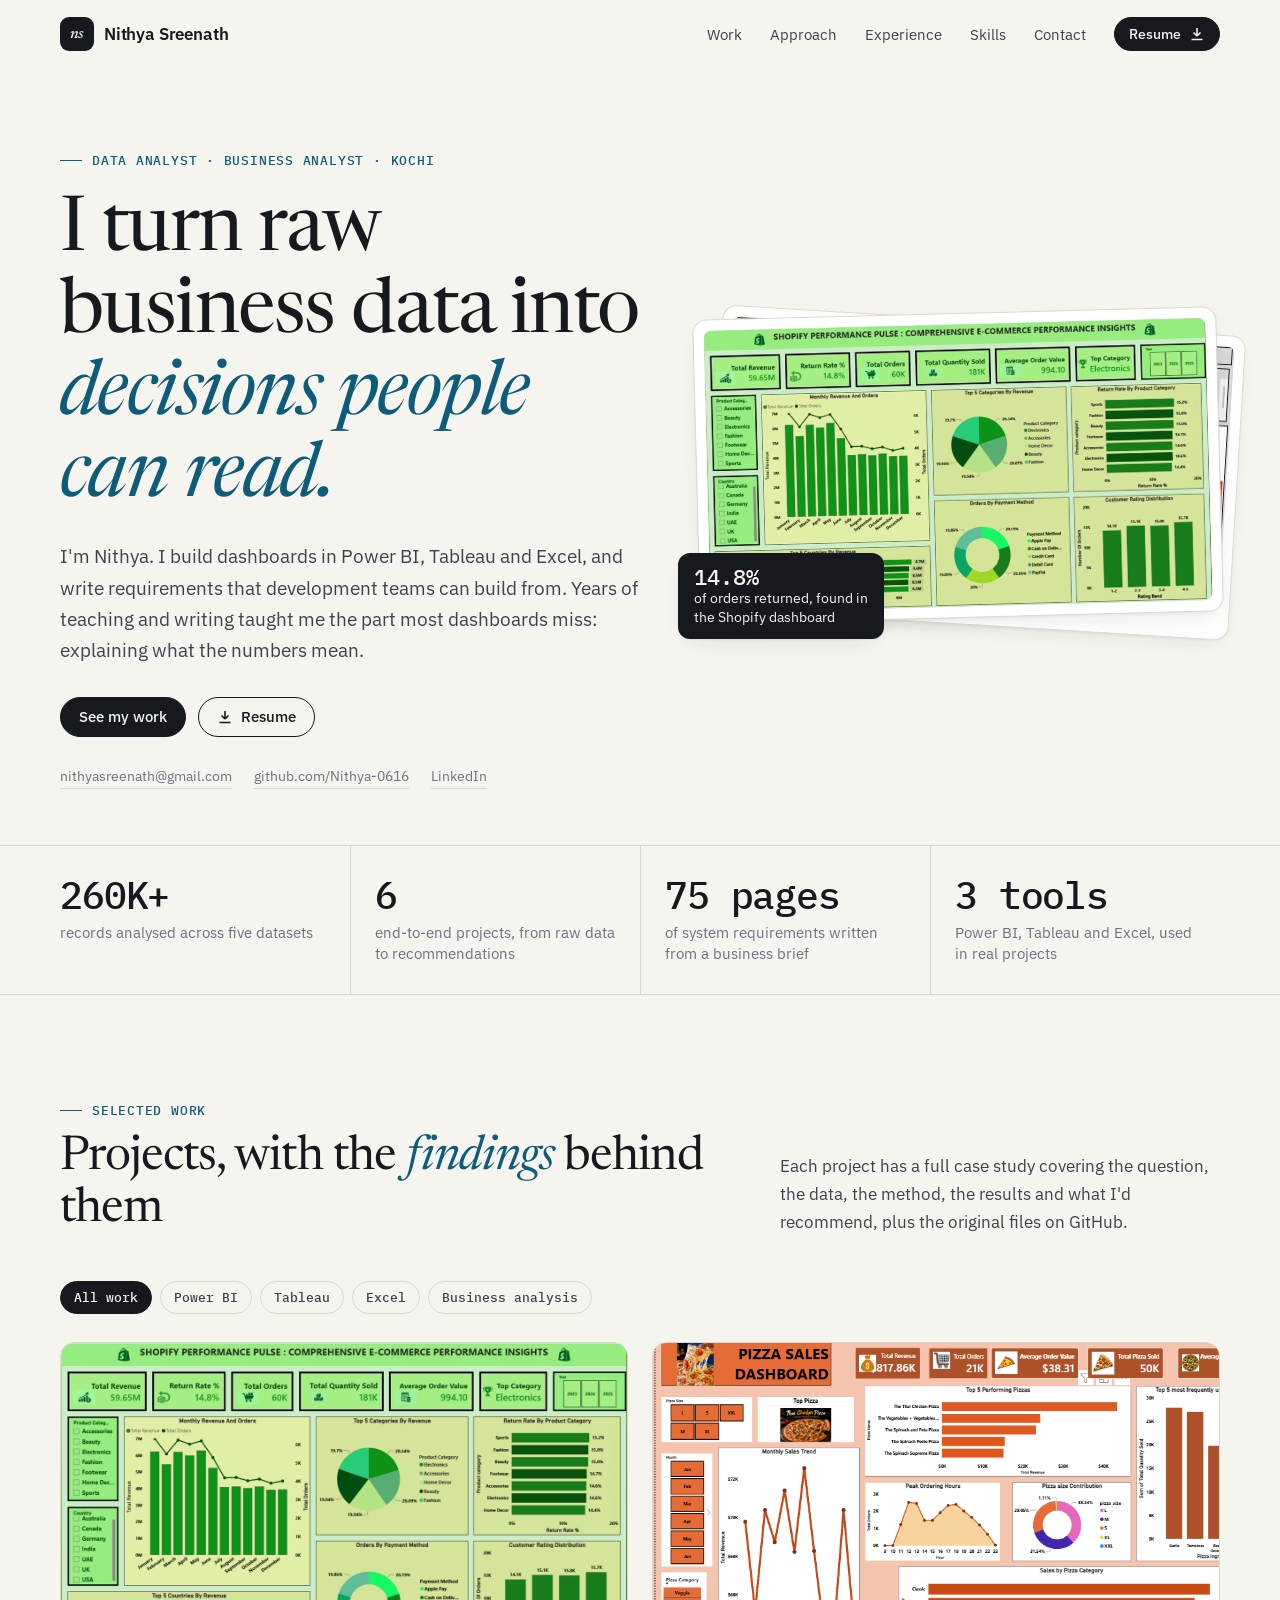
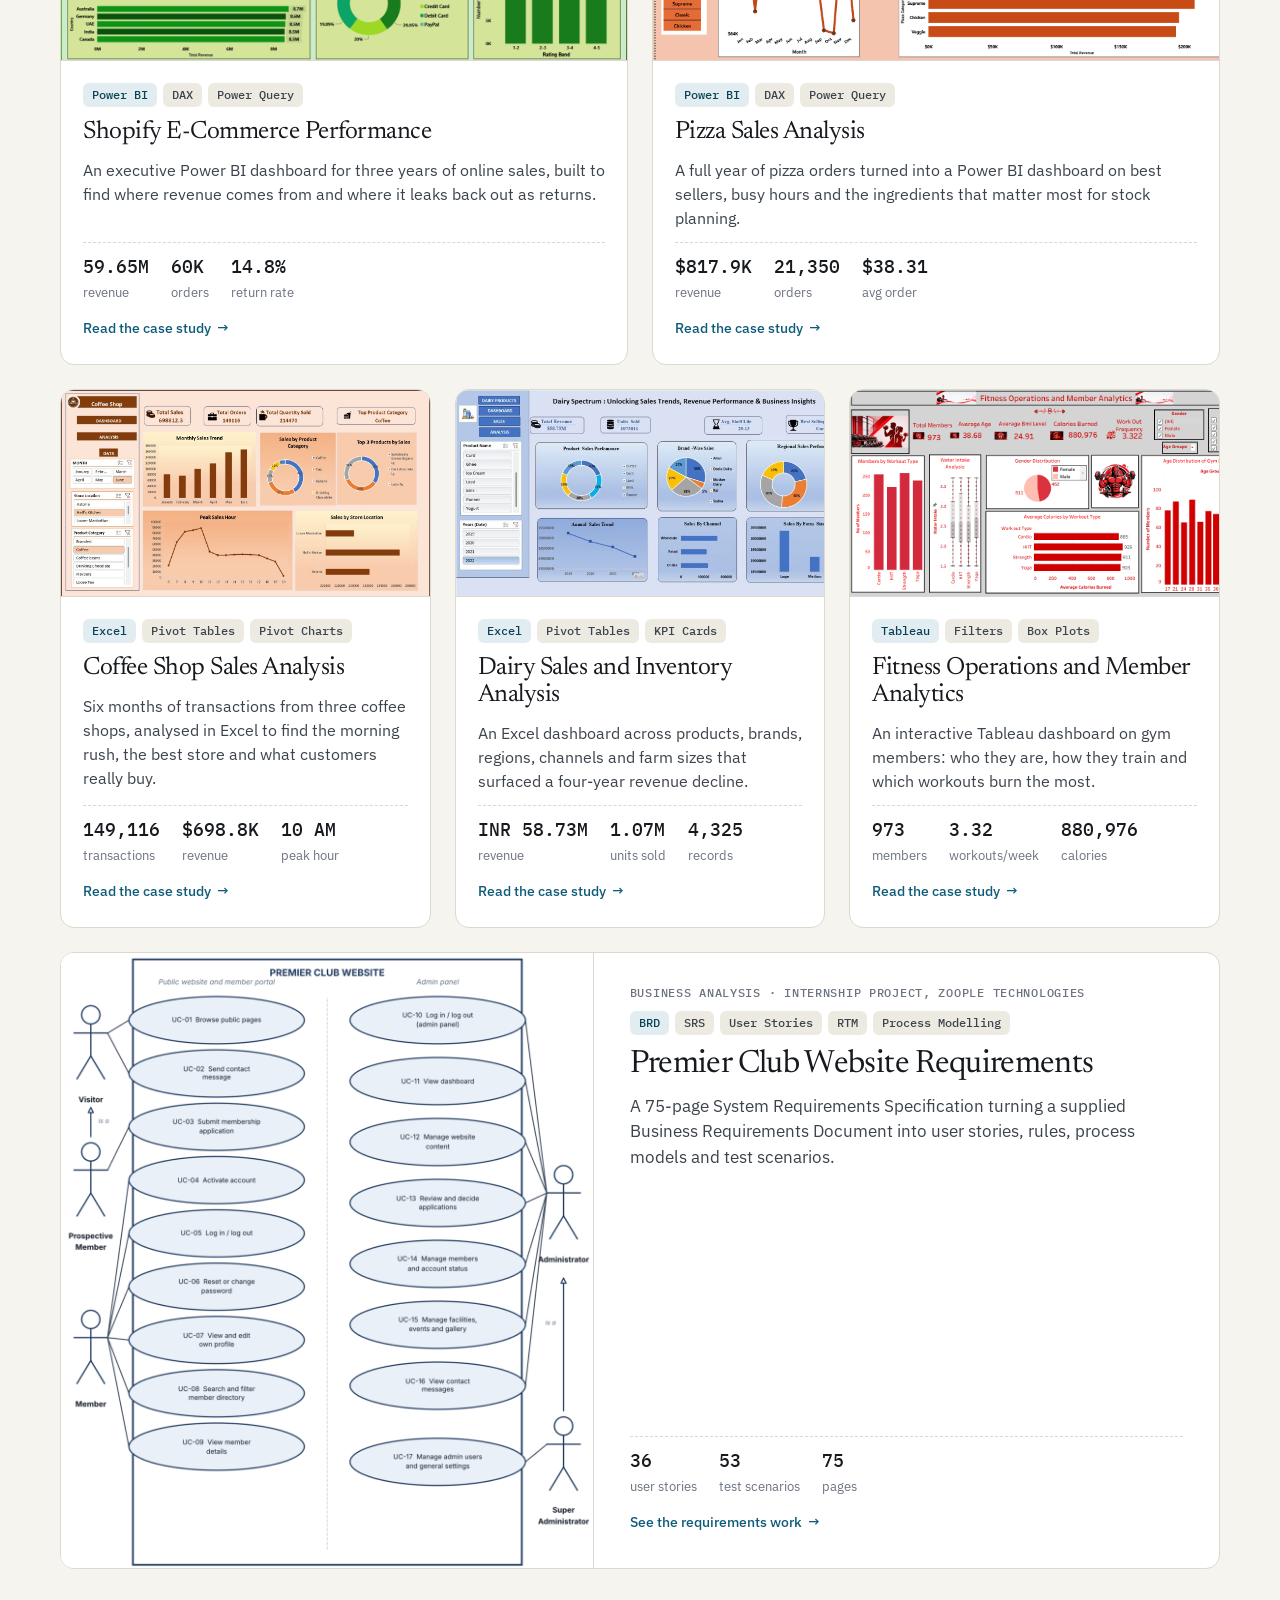
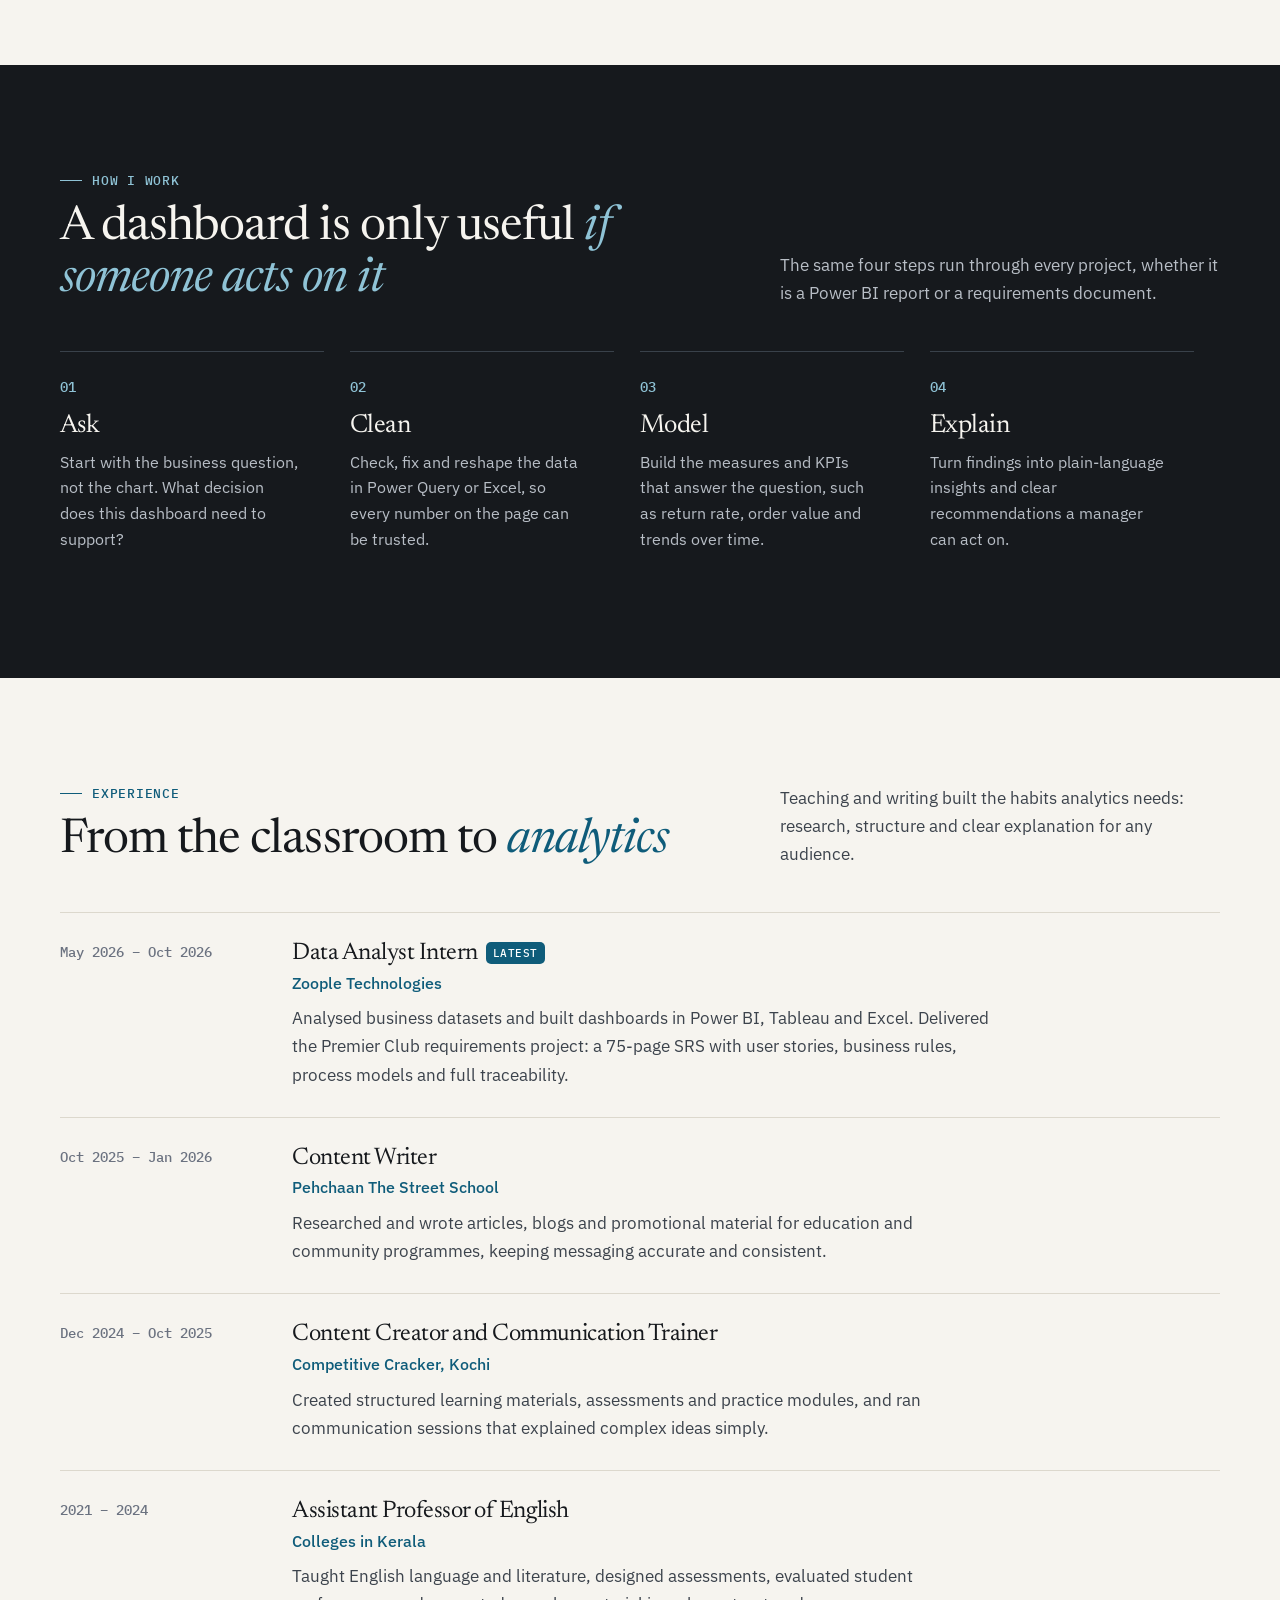
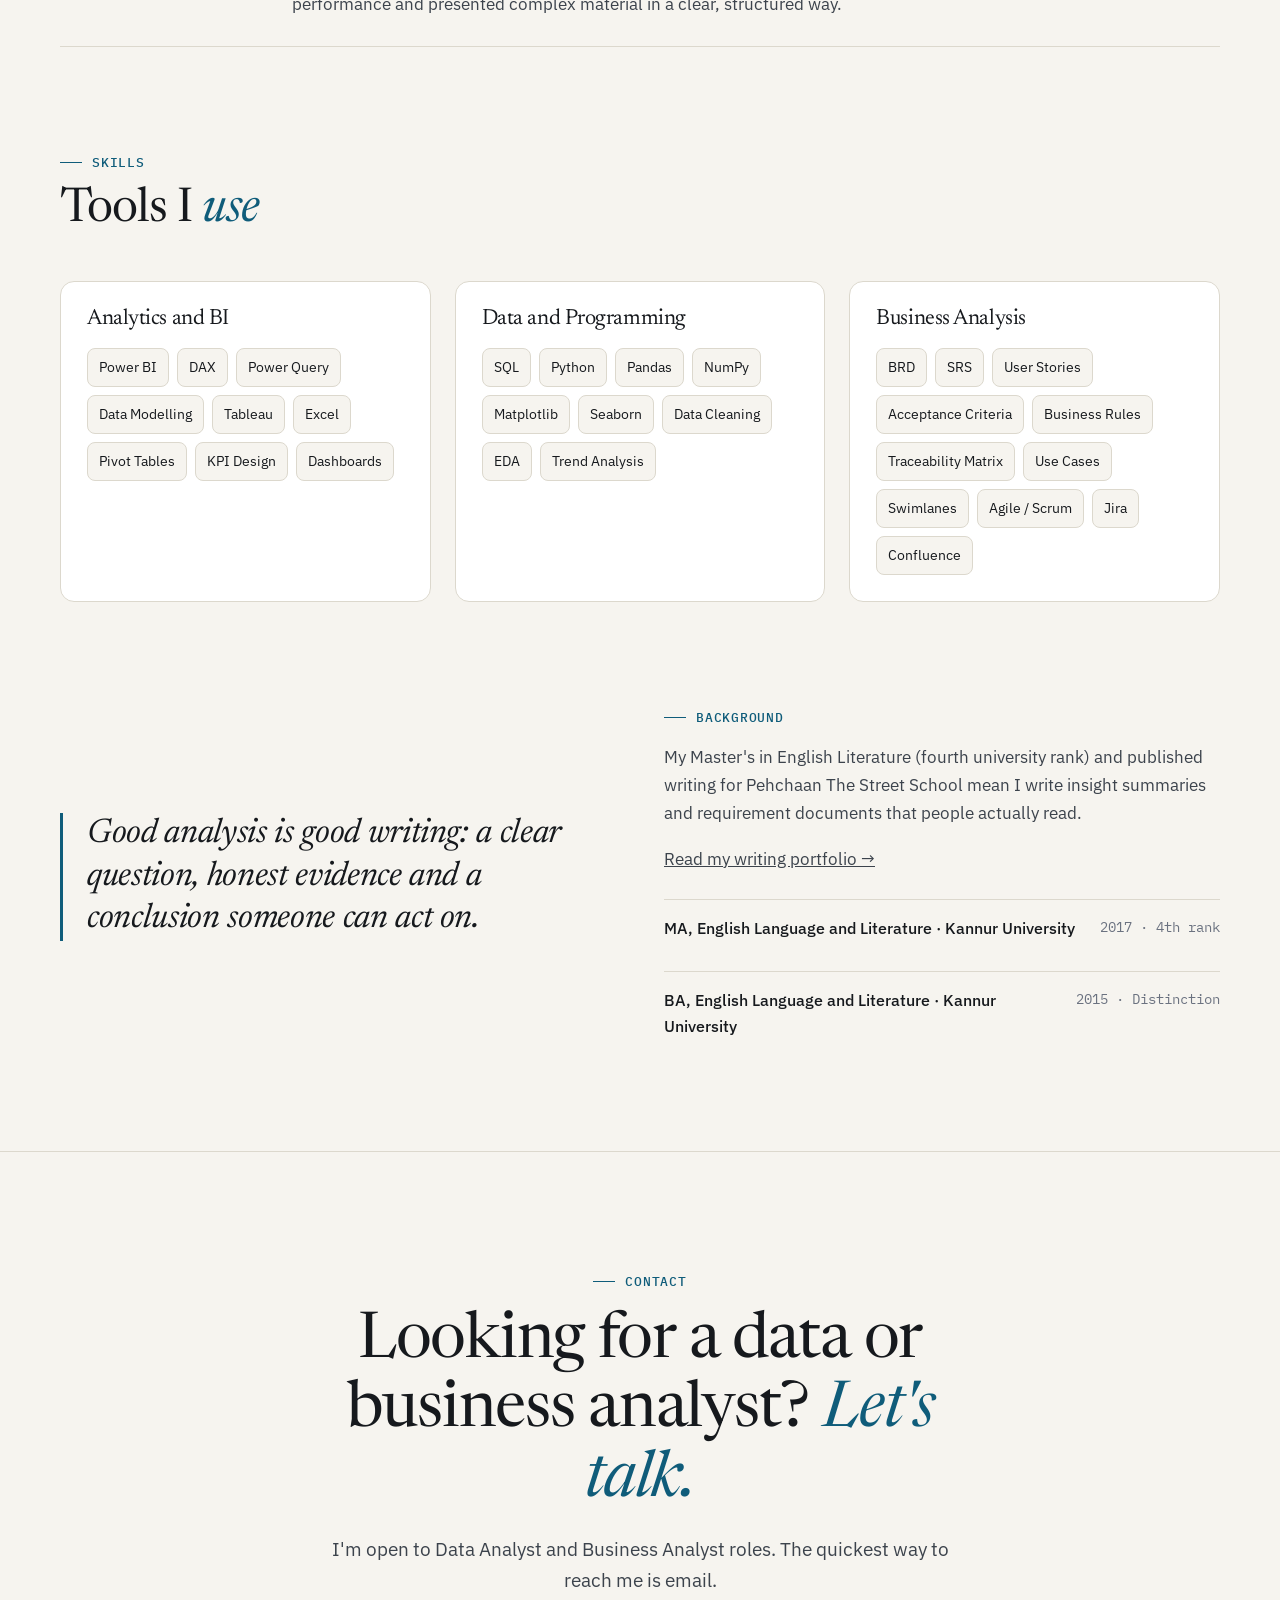
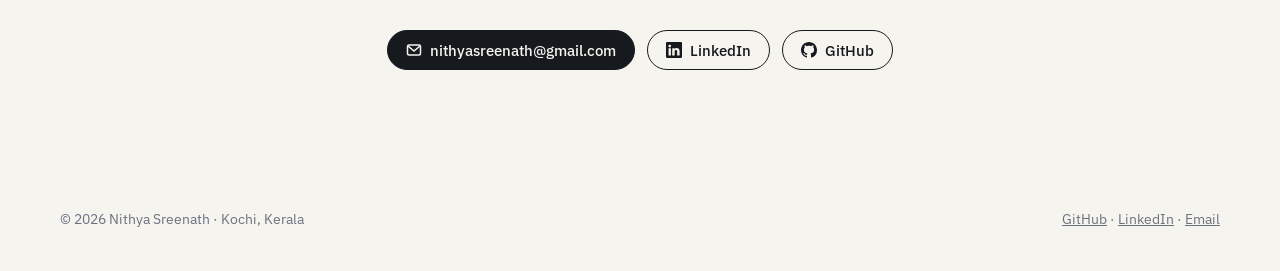
<file: index.html>
<!DOCTYPE html>
<html lang="en">
<head>
<meta charset="utf-8">
<meta name="viewport" content="width=device-width, initial-scale=1">
<title>Nithya Sreenath · Data Analyst and Business Analyst</title>
<meta name="description" content="Data Analyst and Business Analyst in Kochi. Power BI, Tableau and Excel dashboards, and requirements work from BRD to SRS.">
<meta name="author" content="Nithya Sreenath">
<link rel="canonical" href="https://REPLACE-ME.vercel.app/">
<meta property="og:type" content="website">
<meta property="og:title" content="Nithya Sreenath · Data Analyst and Business Analyst">
<meta property="og:description" content="Data Analyst and Business Analyst in Kochi. Power BI, Tableau and Excel dashboards, and requirements work from BRD to SRS.">
<meta property="og:url" content="https://REPLACE-ME.vercel.app/">
<meta property="og:image" content="https://REPLACE-ME.vercel.app/assets/img/shopify-dashboard.png">
<meta name="twitter:card" content="summary_large_image">
<meta name="theme-color" content="#f6f4ef">
<link rel="icon" href="/favicon.svg" type="image/svg+xml">
<link rel="preconnect" href="https://fonts.googleapis.com">
<link rel="preconnect" href="https://fonts.gstatic.com" crossorigin>
<link href="https://fonts.googleapis.com/css2?family=IBM+Plex+Mono:wght@400;500&family=IBM+Plex+Sans:wght@400;500;600&family=Newsreader:ital,opsz,wght@0,6..72,400;1,6..72,400&display=swap" rel="stylesheet">
<link rel="stylesheet" href="/assets/css/style.css">
</head>
<body>
<header class="site-header">
  <nav class="wrap nav" aria-label="Main">
    <a class="brand" href="/"><span class="brand-mark">ns</span><span>Nithya Sreenath</span></a>
    <button class="nav-toggle" aria-label="Open menu" aria-expanded="false">
      <svg width="22" height="22" viewBox="0 0 22 22" fill="none" stroke="currentColor" stroke-width="1.7"><path d="M3 7h16M3 15h16"/></svg>
    </button>
    <ul class="nav-links">
      <li><a href="#work">Work</a></li>
      <li><a href="#approach">Approach</a></li>
      <li><a href="#experience">Experience</a></li>
      <li><a href="#skills">Skills</a></li>
      <li><a href="#contact">Contact</a></li>
      <li class="menu">
        <button class="btn btn-primary btn-sm" aria-expanded="false" aria-haspopup="true">Resume <svg viewBox="0 0 16 16" fill="none" stroke="currentColor" stroke-width="1.6" aria-hidden="true"><path d="M8 2v8m0 0L4.5 6.5M8 10l3.5-3.5M2.5 13.5h11"/></svg></button>
        <div class="menu-list">
          <a href="/resume/Nithya_Sreenath_Data_Analyst.pdf" target="_blank" rel="noopener">Data Analyst resume<small>PDF · Power BI, Tableau, Excel</small></a>
          <a href="/resume/Nithya_Sreenath_Business_Analyst.pdf" target="_blank" rel="noopener">Business Analyst resume<small>PDF · Requirements, SRS, BRD</small></a>
        </div>
      </li>
    </ul>
  </nav>
</header>
<main>
<section class="hero">
  <div class="wrap hero-grid">
    <div>
      <span class="eyebrow">Data Analyst · Business Analyst · Kochi</span>
      <h1>I turn raw business data into <em>decisions people can read.</em></h1>
      <p class="lede">I'm Nithya. I build dashboards in Power BI, Tableau and Excel, and write requirements that development teams can build from. Years of teaching and writing taught me the part most dashboards miss: explaining what the numbers mean.</p>
      <div class="hero-cta">
        <a class="btn btn-primary" href="#work">See my work</a>
        <a class="btn btn-ghost" href="/resume/Nithya_Sreenath_Data_Analyst.pdf" target="_blank" rel="noopener"><svg viewBox="0 0 16 16" fill="none" stroke="currentColor" stroke-width="1.6" aria-hidden="true"><path d="M8 2v8m0 0L4.5 6.5M8 10l3.5-3.5M2.5 13.5h11"/></svg> Resume</a>
      </div>
      <div class="hero-meta">
        <a href="mailto:nithyasreenath@gmail.com">nithyasreenath@gmail.com</a>
        <a href="https://github.com/Nithya-0616" target="_blank" rel="noopener">github.com/Nithya-0616</a>
        <a href="https://www.linkedin.com/in/nithyasreenath" target="_blank" rel="noopener">LinkedIn</a>
      </div>
    </div>
    <div class="hero-visual" aria-hidden="true">
      <div class="frame frame-back"><img src="/assets/img/fitness-dashboard.png" alt=""></div>
      <div class="frame frame-front"><img src="/assets/img/shopify-dashboard.png" alt=""></div>
      <div class="frame-caption"><strong>14.8%</strong>of orders returned, found in<br>the Shopify dashboard</div>
    </div>
  </div>
</section>

<div class="stats"><div class="wrap stats-grid"><div class="stat"><b>260K+</b><span>records analysed across five datasets</span></div><div class="stat"><b>6</b><span>end-to-end projects, from raw data to recommendations</span></div><div class="stat"><b>75 pages</b><span>of system requirements written from a business brief</span></div><div class="stat"><b>3 tools</b><span>Power BI, Tableau and Excel, used in real projects</span></div></div></div>

<section class="section" id="work">
  <div class="wrap">
    <div class="section-head">
      <div><span class="eyebrow">Selected work</span><h2>Projects, with the <em>findings</em> behind them</h2></div>
      <p>Each project has a full case study covering the question, the data, the method, the results and what I'd recommend, plus the original files on GitHub.</p>
    </div>
    <div class="filters" role="group" aria-label="Filter projects"><button class="chip" data-filter="all" aria-pressed="true">All work</button><button class="chip" data-filter="powerbi" aria-pressed="false">Power BI</button><button class="chip" data-filter="tableau" aria-pressed="false">Tableau</button><button class="chip" data-filter="excel" aria-pressed="false">Excel</button><button class="chip" data-filter="ba" aria-pressed="false">Business analysis</button></div>
    <div class="projects">
      <a class="card reveal feature" href="/projects/shopify-ecommerce" data-tags="powerbi">
        <div class="card-media"><img src="/assets/img/shopify-dashboard.png" alt="Shopify E-Commerce Performance preview"></div>
        <div class="card-body">
          <div class="card-tags"><span class="tag">Power BI</span><span class="tag alt">DAX</span><span class="tag alt">Power Query</span></div>
          <h3>Shopify E-Commerce Performance</h3>
          <p>An executive Power BI dashboard for three years of online sales, built to find where revenue comes from and where it leaks back out as returns.</p>
          <div class="card-metrics"><div><b>59.65M</b><span>revenue</span></div><div><b>60K</b><span>orders</span></div><div><b>14.8%</b><span>return rate</span></div></div>
          <span class="card-link">Read the case study</span>
        </div>
      </a>
      <a class="card reveal feature" href="/projects/pizza-sales" data-tags="powerbi">
        <div class="card-media"><img src="/assets/img/pizza-dashboard.png" alt="Pizza Sales Analysis preview"></div>
        <div class="card-body">
          <div class="card-tags"><span class="tag">Power BI</span><span class="tag alt">DAX</span><span class="tag alt">Power Query</span></div>
          <h3>Pizza Sales Analysis</h3>
          <p>A full year of pizza orders turned into a Power BI dashboard on best sellers, busy hours and the ingredients that matter most for stock planning.</p>
          <div class="card-metrics"><div><b>$817.9K</b><span>revenue</span></div><div><b>21,350</b><span>orders</span></div><div><b>$38.31</b><span>avg order</span></div></div>
          <span class="card-link">Read the case study</span>
        </div>
      </a>
      <a class="card reveal" href="/projects/coffee-shop-sales" data-tags="excel">
        <div class="card-media"><img src="/assets/img/coffee-dashboard.jpg" alt="Coffee Shop Sales Analysis preview" loading="lazy"></div>
        <div class="card-body">
          <div class="card-tags"><span class="tag">Excel</span><span class="tag alt">Pivot Tables</span><span class="tag alt">Pivot Charts</span></div>
          <h3>Coffee Shop Sales Analysis</h3>
          <p>Six months of transactions from three coffee shops, analysed in Excel to find the morning rush, the best store and what customers really buy.</p>
          <div class="card-metrics"><div><b>149,116</b><span>transactions</span></div><div><b>$698.8K</b><span>revenue</span></div><div><b>10 AM</b><span>peak hour</span></div></div>
          <span class="card-link">Read the case study</span>
        </div>
      </a>
      <a class="card reveal" href="/projects/dairy-sales" data-tags="excel">
        <div class="card-media"><img src="/assets/img/dairy-dashboard.jpg" alt="Dairy Sales and Inventory Analysis preview" loading="lazy"></div>
        <div class="card-body">
          <div class="card-tags"><span class="tag">Excel</span><span class="tag alt">Pivot Tables</span><span class="tag alt">KPI Cards</span></div>
          <h3>Dairy Sales and Inventory Analysis</h3>
          <p>An Excel dashboard across products, brands, regions, channels and farm sizes that surfaced a four-year revenue decline.</p>
          <div class="card-metrics"><div><b>INR 58.73M</b><span>revenue</span></div><div><b>1.07M</b><span>units sold</span></div><div><b>4,325</b><span>records</span></div></div>
          <span class="card-link">Read the case study</span>
        </div>
      </a>
      <a class="card reveal" href="/projects/fitness-analytics" data-tags="tableau">
        <div class="card-media"><img src="/assets/img/fitness-dashboard.png" alt="Fitness Operations and Member Analytics preview" loading="lazy"></div>
        <div class="card-body">
          <div class="card-tags"><span class="tag">Tableau</span><span class="tag alt">Filters</span><span class="tag alt">Box Plots</span></div>
          <h3>Fitness Operations and Member Analytics</h3>
          <p>An interactive Tableau dashboard on gym members: who they are, how they train and which workouts burn the most.</p>
          <div class="card-metrics"><div><b>973</b><span>members</span></div><div><b>3.32</b><span>workouts/week</span></div><div><b>880,976</b><span>calories</span></div></div>
          <span class="card-link">Read the case study</span>
        </div>
      </a>
      <a class="card reveal wide" href="/projects/premier-club-srs" data-tags="ba">
        <div class="card-media"><img src="/assets/img/premier-use-case.png" alt="Premier Club Website Requirements preview" loading="lazy"></div>
        <div class="card-body">
          <span class="card-kicker">Business analysis · Internship project, Zoople Technologies</span><div class="card-tags"><span class="tag">BRD</span><span class="tag alt">SRS</span><span class="tag alt">User Stories</span><span class="tag alt">RTM</span><span class="tag alt">Process Modelling</span></div>
          <h3>Premier Club Website Requirements</h3>
          <p>A 75-page System Requirements Specification turning a supplied Business Requirements Document into user stories, rules, process models and test scenarios.</p>
          <div class="card-metrics"><div><b>36</b><span>user stories</span></div><div><b>53</b><span>test scenarios</span></div><div><b>75</b><span>pages</span></div></div>
          <span class="card-link">See the requirements work</span>
        </div>
      </a>
    </div>
  </div>
</section>

<section class="section approach" id="approach">
  <div class="wrap">
    <div class="section-head">
      <div><span class="eyebrow">How I work</span><h2>A dashboard is only useful <em>if someone acts on it</em></h2></div>
      <p>The same four steps run through every project, whether it is a Power BI report or a requirements document.</p>
    </div>
    <div class="steps"><div class="step reveal"><h3>Ask</h3><p>Start with the business question, not the chart. What decision does this dashboard need to support?</p></div><div class="step reveal"><h3>Clean</h3><p>Check, fix and reshape the data in Power Query or Excel, so every number on the page can be trusted.</p></div><div class="step reveal"><h3>Model</h3><p>Build the measures and KPIs that answer the question, such as return rate, order value and trends over time.</p></div><div class="step reveal"><h3>Explain</h3><p>Turn findings into plain-language insights and clear recommendations a manager can act on.</p></div></div>
  </div>
</section>

<section class="section" id="experience">
  <div class="wrap">
    <div class="section-head">
      <div><span class="eyebrow">Experience</span><h2>From the classroom to <em>analytics</em></h2></div>
      <p>Teaching and writing built the habits analytics needs: research, structure and clear explanation for any audience.</p>
    </div>
    <ul class="timeline">
      <li class="reveal"><time>May 2026 – Oct 2026</time><div><h3>Data Analyst Intern<span class="badge-now">Latest</span></h3><div class="org">Zoople Technologies</div><p>Analysed business datasets and built dashboards in Power BI, Tableau and Excel. Delivered the Premier Club requirements project: a 75-page SRS with user stories, business rules, process models and full traceability.</p></div></li>
      <li class="reveal"><time>Oct 2025 – Jan 2026</time><div><h3>Content Writer</h3><div class="org">Pehchaan The Street School</div><p>Researched and wrote articles, blogs and promotional material for education and community programmes, keeping messaging accurate and consistent.</p></div></li>
      <li class="reveal"><time>Dec 2024 – Oct 2025</time><div><h3>Content Creator and Communication Trainer</h3><div class="org">Competitive Cracker, Kochi</div><p>Created structured learning materials, assessments and practice modules, and ran communication sessions that explained complex ideas simply.</p></div></li>
      <li class="reveal"><time>2021 – 2024</time><div><h3>Assistant Professor of English</h3><div class="org">Colleges in Kerala</div><p>Taught English language and literature, designed assessments, evaluated student performance and presented complex material in a clear, structured way.</p></div></li>
    </ul>
  </div>
</section>

<section class="section" id="skills" style="padding-top:0">
  <div class="wrap">
    <div class="section-head">
      <div><span class="eyebrow">Skills</span><h2>Tools I <em>use</em></h2></div>
    </div>
    <div class="skills">
      <div class="skill-group reveal"><h3>Analytics and BI</h3><ul><li>Power BI</li><li>DAX</li><li>Power Query</li><li>Data Modelling</li><li>Tableau</li><li>Excel</li><li>Pivot Tables</li><li>KPI Design</li><li>Dashboards</li></ul></div>
      <div class="skill-group reveal"><h3>Data and Programming</h3><ul><li>SQL</li><li>Python</li><li>Pandas</li><li>NumPy</li><li>Matplotlib</li><li>Seaborn</li><li>Data Cleaning</li><li>EDA</li><li>Trend Analysis</li></ul></div>
      <div class="skill-group reveal"><h3>Business Analysis</h3><ul><li>BRD</li><li>SRS</li><li>User Stories</li><li>Acceptance Criteria</li><li>Business Rules</li><li>Traceability Matrix</li><li>Use Cases</li><li>Swimlanes</li><li>Agile / Scrum</li><li>Jira</li><li>Confluence</li></ul></div>
    </div>
  </div>
</section>

<section class="section" style="padding-top:0">
  <div class="wrap writing">
    <blockquote class="reveal">Good analysis is good writing: a clear question, honest evidence and a conclusion someone can act on.</blockquote>
    <div class="reveal">
      <span class="eyebrow">Background</span>
      <p>My Master's in English Literature (fourth university rank) and published writing for Pehchaan The Street School mean I write insight summaries and requirement documents that people actually read.</p>
      <p><a href="https://nithyasreenath.blogspot.com" target="_blank" rel="noopener">Read my writing portfolio →</a></p>
      <div class="edu">
        <div><b>MA, English Language and Literature · Kannur University</b><span>2017 · 4th rank</span></div>
        <div><b>BA, English Language and Literature · Kannur University</b><span>2015 · Distinction</span></div>
      </div>
    </div>
  </div>
</section>

<section class="contact" id="contact">
  <div class="wrap">
    <span class="eyebrow">Contact</span>
    <h2>Looking for a data or business analyst? <em>Let's talk.</em></h2>
    <p class="lede">I'm open to Data Analyst and Business Analyst roles. The quickest way to reach me is email.</p>
    <div class="contact-links">
      <a class="btn btn-primary" href="mailto:nithyasreenath@gmail.com"><svg viewBox="0 0 16 16" fill="none" stroke="currentColor" stroke-width="1.5" aria-hidden="true"><rect x="1.5" y="3" width="13" height="10" rx="1.5"/><path d="M2 4l6 5 6-5"/></svg> nithyasreenath@gmail.com</a>
      <a class="btn btn-ghost" href="https://www.linkedin.com/in/nithyasreenath" target="_blank" rel="noopener"><svg viewBox="0 0 16 16" fill="currentColor" aria-hidden="true"><path d="M0 1.15C0 .52.53 0 1.18 0h13.64C15.47 0 16 .52 16 1.15v13.7c0 .63-.53 1.15-1.18 1.15H1.18C.53 16 0 15.48 0 14.85V1.15zM4.94 13.4V6.17H2.54v7.23h2.4zM3.74 5.18c.84 0 1.36-.55 1.36-1.25-.02-.71-.52-1.25-1.34-1.25-.82 0-1.36.54-1.36 1.25 0 .7.52 1.25 1.33 1.25h.01zm4.91 8.22V9.36c0-.22.02-.43.08-.59.17-.43.57-.88 1.23-.88.87 0 1.21.66 1.21 1.63v3.88h2.4V9.25c0-2.22-1.18-3.25-2.76-3.25-1.27 0-1.84.7-2.16 1.2v.02h-.02l.02-.02V6.17h-2.4c.03.68 0 7.23 0 7.23h2.4z"/></svg> LinkedIn</a>
      <a class="btn btn-ghost" href="https://github.com/Nithya-0616" target="_blank" rel="noopener"><svg viewBox="0 0 16 16" fill="currentColor" aria-hidden="true"><path d="M8 0C3.58 0 0 3.58 0 8c0 3.54 2.29 6.53 5.47 7.59.4.07.55-.17.55-.38 0-.19-.01-.82-.01-1.49-2.01.37-2.53-.49-2.69-.94-.09-.23-.48-.94-.82-1.13-.28-.15-.68-.52-.01-.53.63-.01 1.08.58 1.23.82.72 1.21 1.87.87 2.33.66.07-.52.28-.87.51-1.07-1.78-.2-3.64-.89-3.64-3.95 0-.87.31-1.59.82-2.15-.08-.2-.36-1.02.08-2.12 0 0 .67-.21 2.2.82.64-.18 1.32-.27 2-.27.68 0 1.36.09 2 .27 1.53-1.04 2.2-.82 2.2-.82.44 1.1.16 1.92.08 2.12.51.56.82 1.27.82 2.15 0 3.07-1.87 3.75-3.65 3.95.29.25.54.73.54 1.48 0 1.07-.01 1.93-.01 2.2 0 .21.15.46.55.38A8.013 8.013 0 0016 8c0-4.42-3.58-8-8-8z"/></svg> GitHub</a>
    </div>
  </div>
</section>
</main>
<footer class="site-footer">
  <div class="wrap">
    <span>© 2026 Nithya Sreenath · Kochi, Kerala</span>
    <span><a href="https://github.com/Nithya-0616" target="_blank" rel="noopener">GitHub</a> · <a href="https://www.linkedin.com/in/nithyasreenath" target="_blank" rel="noopener">LinkedIn</a> · <a href="mailto:nithyasreenath@gmail.com">Email</a></span>
  </div>
</footer>
<script src="/assets/js/main.js" defer></script>
</body>
</html>
</file>
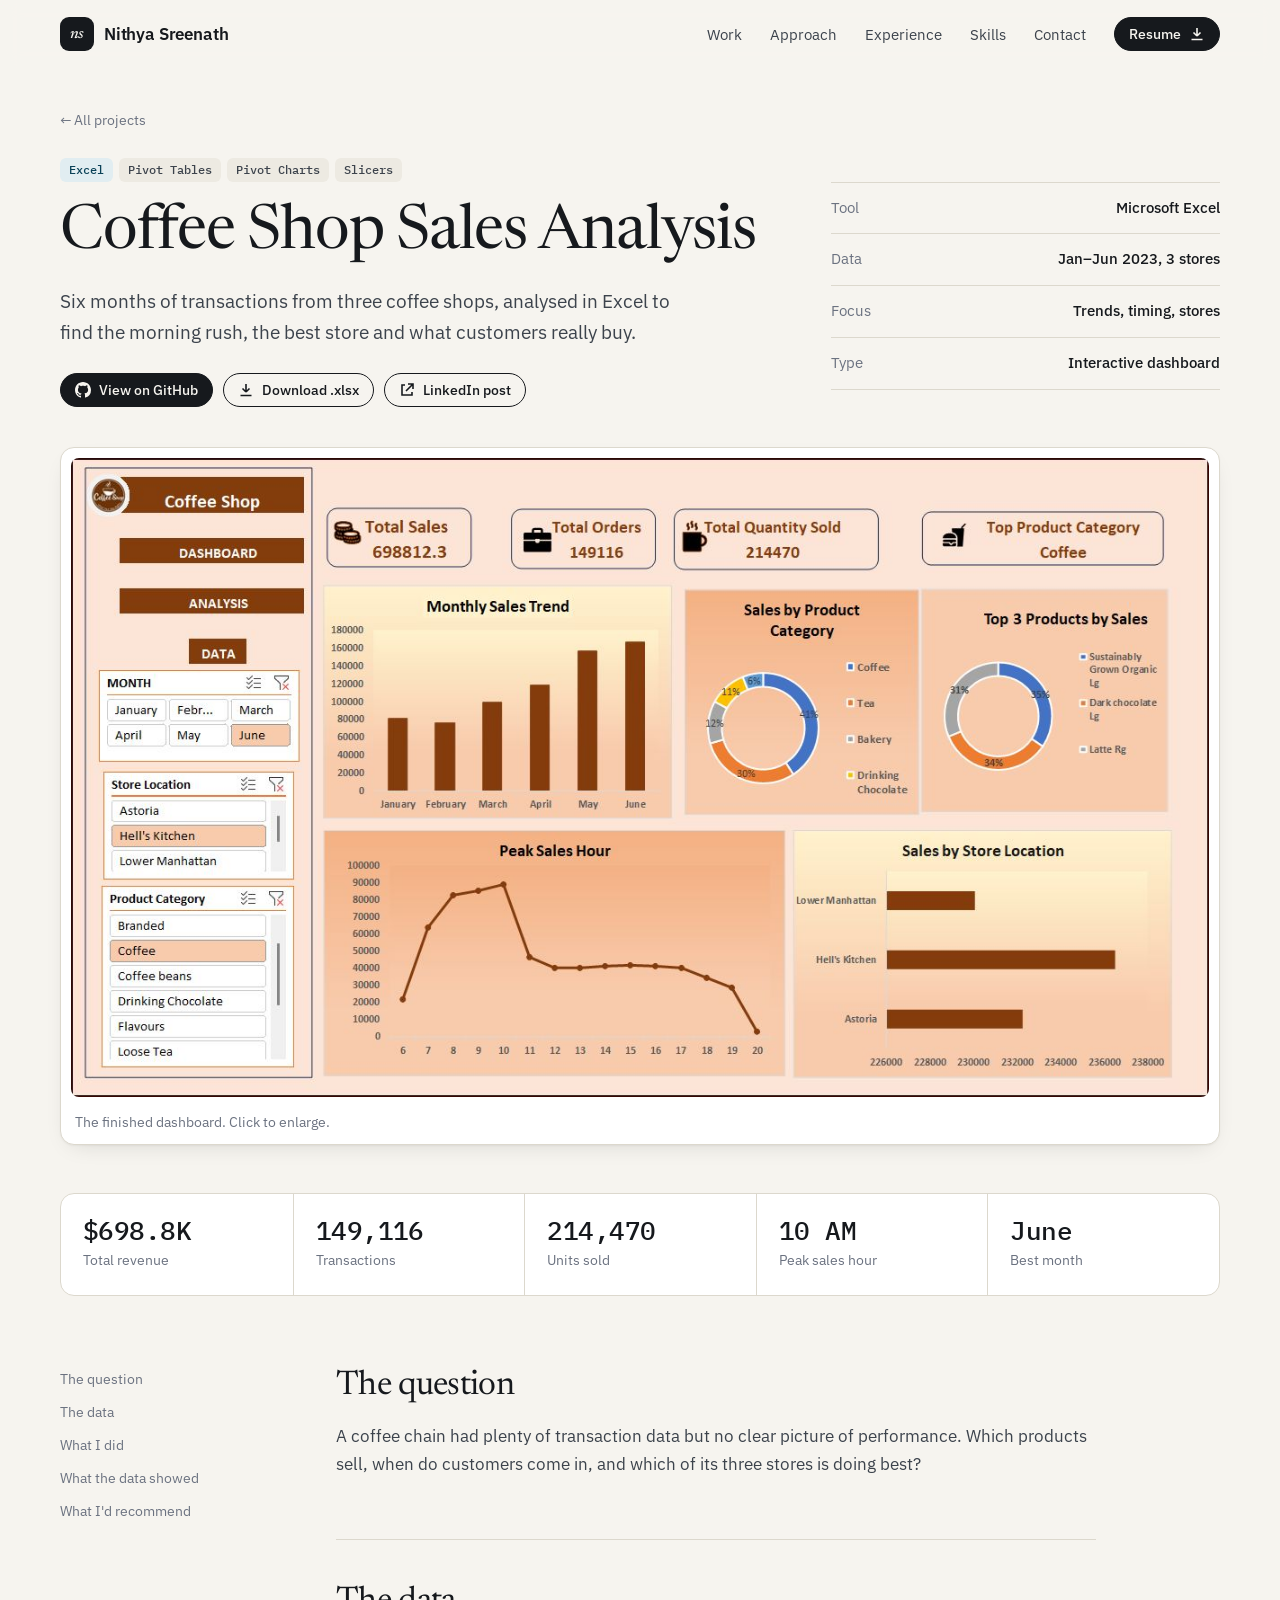
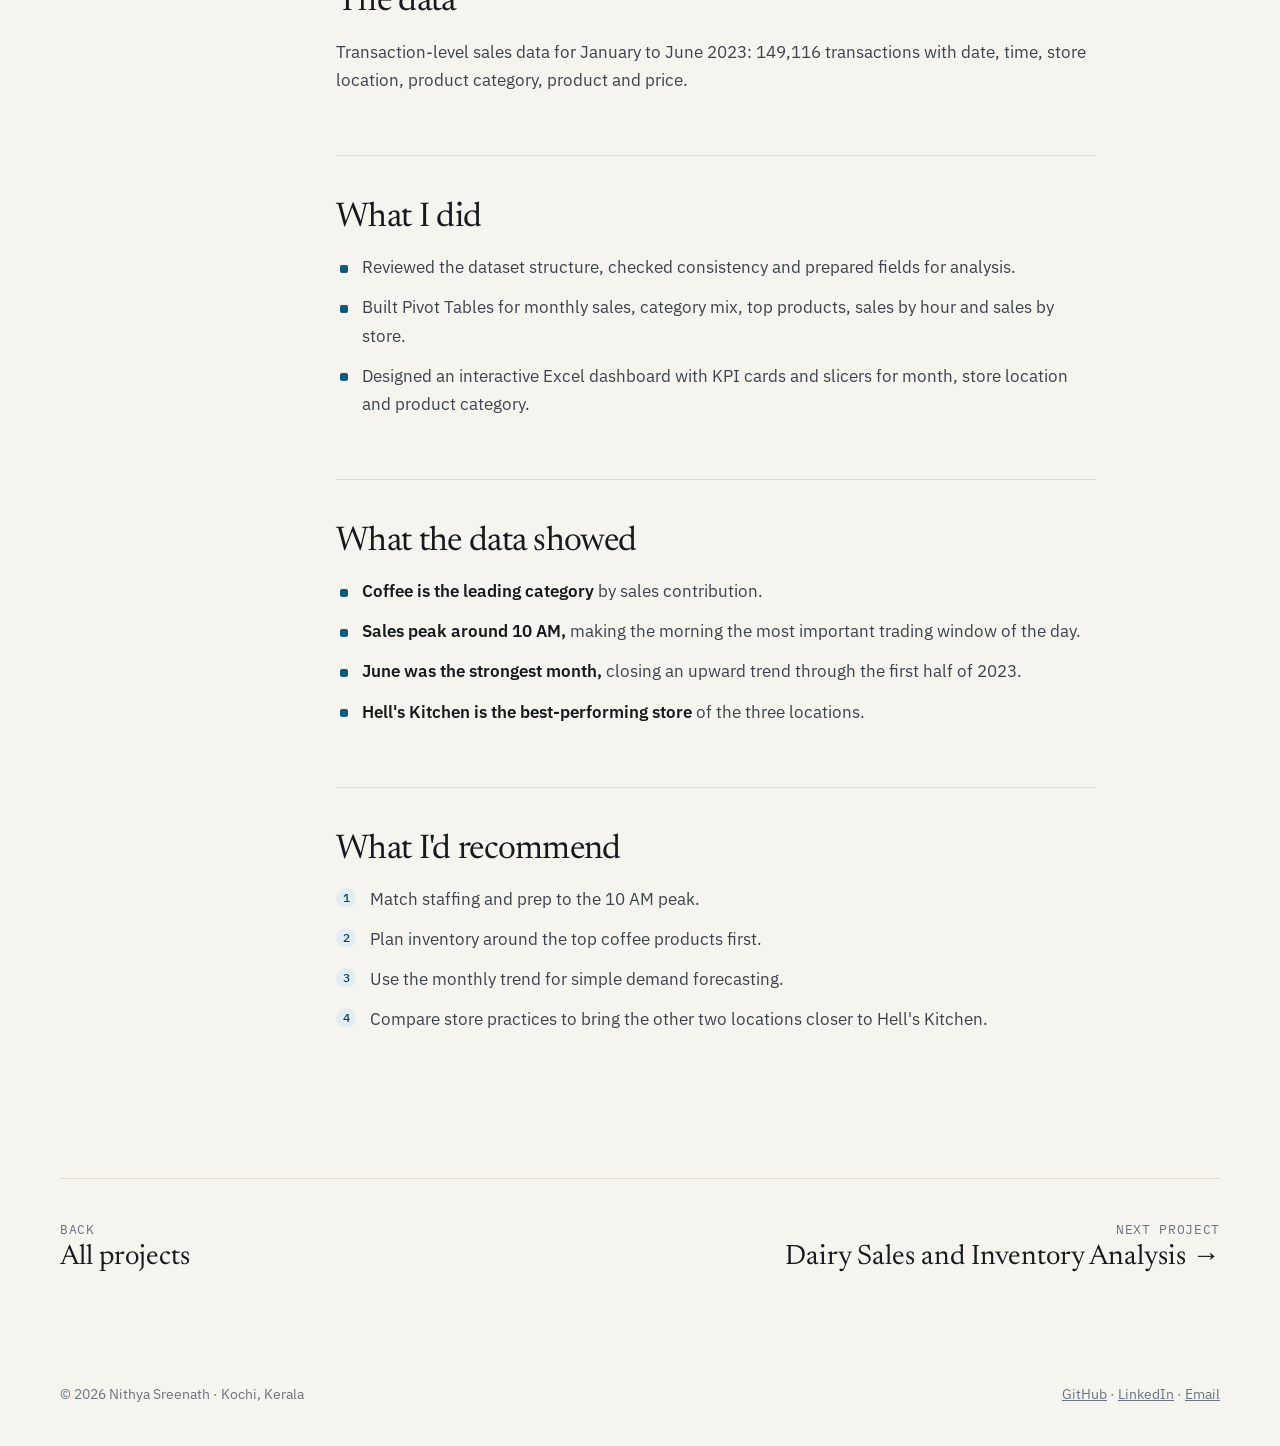
<file: projects/coffee-shop-sales/index.html>
<!DOCTYPE html>
<html lang="en">
<head>
<meta charset="utf-8">
<meta name="viewport" content="width=device-width, initial-scale=1">
<title>Coffee Shop Sales Analysis · Nithya Sreenath</title>
<meta name="description" content="Six months of transactions from three coffee shops, analysed in Excel to find the morning rush, the best store and what customers really buy.">
<meta name="author" content="Nithya Sreenath">
<link rel="canonical" href="https://REPLACE-ME.vercel.app/projects/coffee-shop-sales">
<meta property="og:type" content="website">
<meta property="og:title" content="Coffee Shop Sales Analysis · Nithya Sreenath">
<meta property="og:description" content="Six months of transactions from three coffee shops, analysed in Excel to find the morning rush, the best store and what customers really buy.">
<meta property="og:url" content="https://REPLACE-ME.vercel.app/projects/coffee-shop-sales">
<meta property="og:image" content="https://REPLACE-ME.vercel.app/assets/img/coffee-dashboard.jpg">
<meta name="twitter:card" content="summary_large_image">
<meta name="theme-color" content="#f6f4ef">
<link rel="icon" href="/favicon.svg" type="image/svg+xml">
<link rel="preconnect" href="https://fonts.googleapis.com">
<link rel="preconnect" href="https://fonts.gstatic.com" crossorigin>
<link href="https://fonts.googleapis.com/css2?family=IBM+Plex+Mono:wght@400;500&family=IBM+Plex+Sans:wght@400;500;600&family=Newsreader:ital,opsz,wght@0,6..72,400;1,6..72,400&display=swap" rel="stylesheet">
<link rel="stylesheet" href="/assets/css/style.css">
</head>
<body>
<header class="site-header">
  <nav class="wrap nav" aria-label="Main">
    <a class="brand" href="/"><span class="brand-mark">ns</span><span>Nithya Sreenath</span></a>
    <button class="nav-toggle" aria-label="Open menu" aria-expanded="false">
      <svg width="22" height="22" viewBox="0 0 22 22" fill="none" stroke="currentColor" stroke-width="1.7"><path d="M3 7h16M3 15h16"/></svg>
    </button>
    <ul class="nav-links">
      <li><a href="/#work">Work</a></li>
      <li><a href="/#approach">Approach</a></li>
      <li><a href="/#experience">Experience</a></li>
      <li><a href="/#skills">Skills</a></li>
      <li><a href="/#contact">Contact</a></li>
      <li class="menu">
        <button class="btn btn-primary btn-sm" aria-expanded="false" aria-haspopup="true">Resume <svg viewBox="0 0 16 16" fill="none" stroke="currentColor" stroke-width="1.6" aria-hidden="true"><path d="M8 2v8m0 0L4.5 6.5M8 10l3.5-3.5M2.5 13.5h11"/></svg></button>
        <div class="menu-list">
          <a href="/resume/Nithya_Sreenath_Data_Analyst.pdf" target="_blank" rel="noopener">Data Analyst resume<small>PDF · Power BI, Tableau, Excel</small></a>
          <a href="/resume/Nithya_Sreenath_Business_Analyst.pdf" target="_blank" rel="noopener">Business Analyst resume<small>PDF · Requirements, SRS, BRD</small></a>
        </div>
      </li>
    </ul>
  </nav>
</header>
<main>
<div class="wrap">
  <div class="crumb"><a href="/#work">← All projects</a></div>
  <div class="case-head">
    <div>
      <div class="card-tags"><span class="tag">Excel</span><span class="tag alt">Pivot Tables</span><span class="tag alt">Pivot Charts</span><span class="tag alt">Slicers</span></div>
      <h1>Coffee Shop Sales Analysis</h1>
      <p class="lede">Six months of transactions from three coffee shops, analysed in Excel to find the morning rush, the best store and what customers really buy.</p>
      <div class="case-actions"><a class="btn btn-primary btn-sm" href="https://github.com/Nithya-0616/COFFEE-SHOP-SALES-ANALYSIS" target="_blank" rel="noopener"><svg viewBox="0 0 16 16" fill="currentColor" aria-hidden="true"><path d="M8 0C3.58 0 0 3.58 0 8c0 3.54 2.29 6.53 5.47 7.59.4.07.55-.17.55-.38 0-.19-.01-.82-.01-1.49-2.01.37-2.53-.49-2.69-.94-.09-.23-.48-.94-.82-1.13-.28-.15-.68-.52-.01-.53.63-.01 1.08.58 1.23.82.72 1.21 1.87.87 2.33.66.07-.52.28-.87.51-1.07-1.78-.2-3.64-.89-3.64-3.95 0-.87.31-1.59.82-2.15-.08-.2-.36-1.02.08-2.12 0 0 .67-.21 2.2.82.64-.18 1.32-.27 2-.27.68 0 1.36.09 2 .27 1.53-1.04 2.2-.82 2.2-.82.44 1.1.16 1.92.08 2.12.51.56.82 1.27.82 2.15 0 3.07-1.87 3.75-3.65 3.95.29.25.54.73.54 1.48 0 1.07-.01 1.93-.01 2.2 0 .21.15.46.55.38A8.013 8.013 0 0016 8c0-4.42-3.58-8-8-8z"/></svg> View on GitHub</a><a class="btn btn-ghost btn-sm" href="https://github.com/Nithya-0616/COFFEE-SHOP-SALES-ANALYSIS/raw/main/Coffee%20Shop%20Sales%20Data%20Set.xlsx"><svg viewBox="0 0 16 16" fill="none" stroke="currentColor" stroke-width="1.6" aria-hidden="true"><path d="M8 2v8m0 0L4.5 6.5M8 10l3.5-3.5M2.5 13.5h11"/></svg> Download .xlsx</a><a class="btn btn-ghost btn-sm" href="https://lnkd.in/p/gBAXGy7T" target="_blank" rel="noopener"><svg viewBox="0 0 16 16" fill="none" stroke="currentColor" stroke-width="1.6" aria-hidden="true"><path d="M6 3H3v10h10v-3M9 2h5v5M14 2L7 9"/></svg> LinkedIn post</a></div>
    </div>
    <dl class="case-facts"><div><dt>Tool</dt><dd>Microsoft Excel</dd></div><div><dt>Data</dt><dd>Jan–Jun 2023, 3 stores</dd></div><div><dt>Focus</dt><dd>Trends, timing, stores</dd></div><div><dt>Type</dt><dd>Interactive dashboard</dd></div></dl>
  </div>
  <figure class="shot frame" data-zoom><img src="/assets/img/coffee-dashboard.jpg" alt="Coffee Shop Sales Analysis dashboard"><figcaption>The finished dashboard. Click to enlarge.</figcaption></figure>
  <div class="kpis"><div class="kpi"><b>$698.8K</b><span>Total revenue</span></div><div class="kpi"><b>149,116</b><span>Transactions</span></div><div class="kpi"><b>214,470</b><span>Units sold</span></div><div class="kpi"><b>10 AM</b><span>Peak sales hour</span></div><div class="kpi"><b>June</b><span>Best month</span></div></div>
  <div class="case-body">
    <nav class="case-toc" aria-label="On this page"><ol><li><a href="#question">The question</a></li><li><a href="#data">The data</a></li><li><a href="#method">What I did</a></li><li><a href="#findings">What the data showed</a></li><li><a href="#recs">What I&#x27;d recommend</a></li></ol></nav>
    <div><section class="case-section" id="question"><h2>The question</h2><p>A coffee chain had plenty of transaction data but no clear picture of performance. Which products sell, when do customers come in, and which of its three stores is doing best?</p></section><section class="case-section" id="data"><h2>The data</h2><p>Transaction-level sales data for January to June 2023: 149,116 transactions with date, time, store location, product category, product and price.</p></section><section class="case-section" id="method"><h2>What I did</h2><ul><li>Reviewed the dataset structure, checked consistency and prepared fields for analysis.</li><li>Built Pivot Tables for monthly sales, category mix, top products, sales by hour and sales by store.</li><li>Designed an interactive Excel dashboard with KPI cards and slicers for month, store location and product category.</li></ul></section><section class="case-section" id="findings"><h2>What the data showed</h2><ul class="insights"><li><b>Coffee is the leading category</b> by sales contribution.</li><li><b>Sales peak around 10 AM,</b> making the morning the most important trading window of the day.</li><li><b>June was the strongest month,</b> closing an upward trend through the first half of 2023.</li><li><b>Hell&#x27;s Kitchen is the best-performing store</b> of the three locations.</li></ul></section><section class="case-section" id="recs"><h2>What I&#x27;d recommend</h2><ul class="recs"><li>Match staffing and prep to the 10 AM peak.</li><li>Plan inventory around the top coffee products first.</li><li>Use the monthly trend for simple demand forecasting.</li><li>Compare store practices to bring the other two locations closer to Hell&#x27;s Kitchen.</li></ul></section></div>
  </div>
  <div class="next">
    <a href="/#work"><small>Back</small><span>All projects</span></a>
    <a href="/projects/dairy-sales" style="text-align:right"><small>Next project</small><span>Dairy Sales and Inventory Analysis →</span></a>
  </div>
</div>
</main>
<footer class="site-footer">
  <div class="wrap">
    <span>© 2026 Nithya Sreenath · Kochi, Kerala</span>
    <span><a href="https://github.com/Nithya-0616" target="_blank" rel="noopener">GitHub</a> · <a href="https://www.linkedin.com/in/nithyasreenath" target="_blank" rel="noopener">LinkedIn</a> · <a href="mailto:nithyasreenath@gmail.com">Email</a></span>
  </div>
</footer>
<script src="/assets/js/main.js" defer></script>
</body>
</html>
</file>
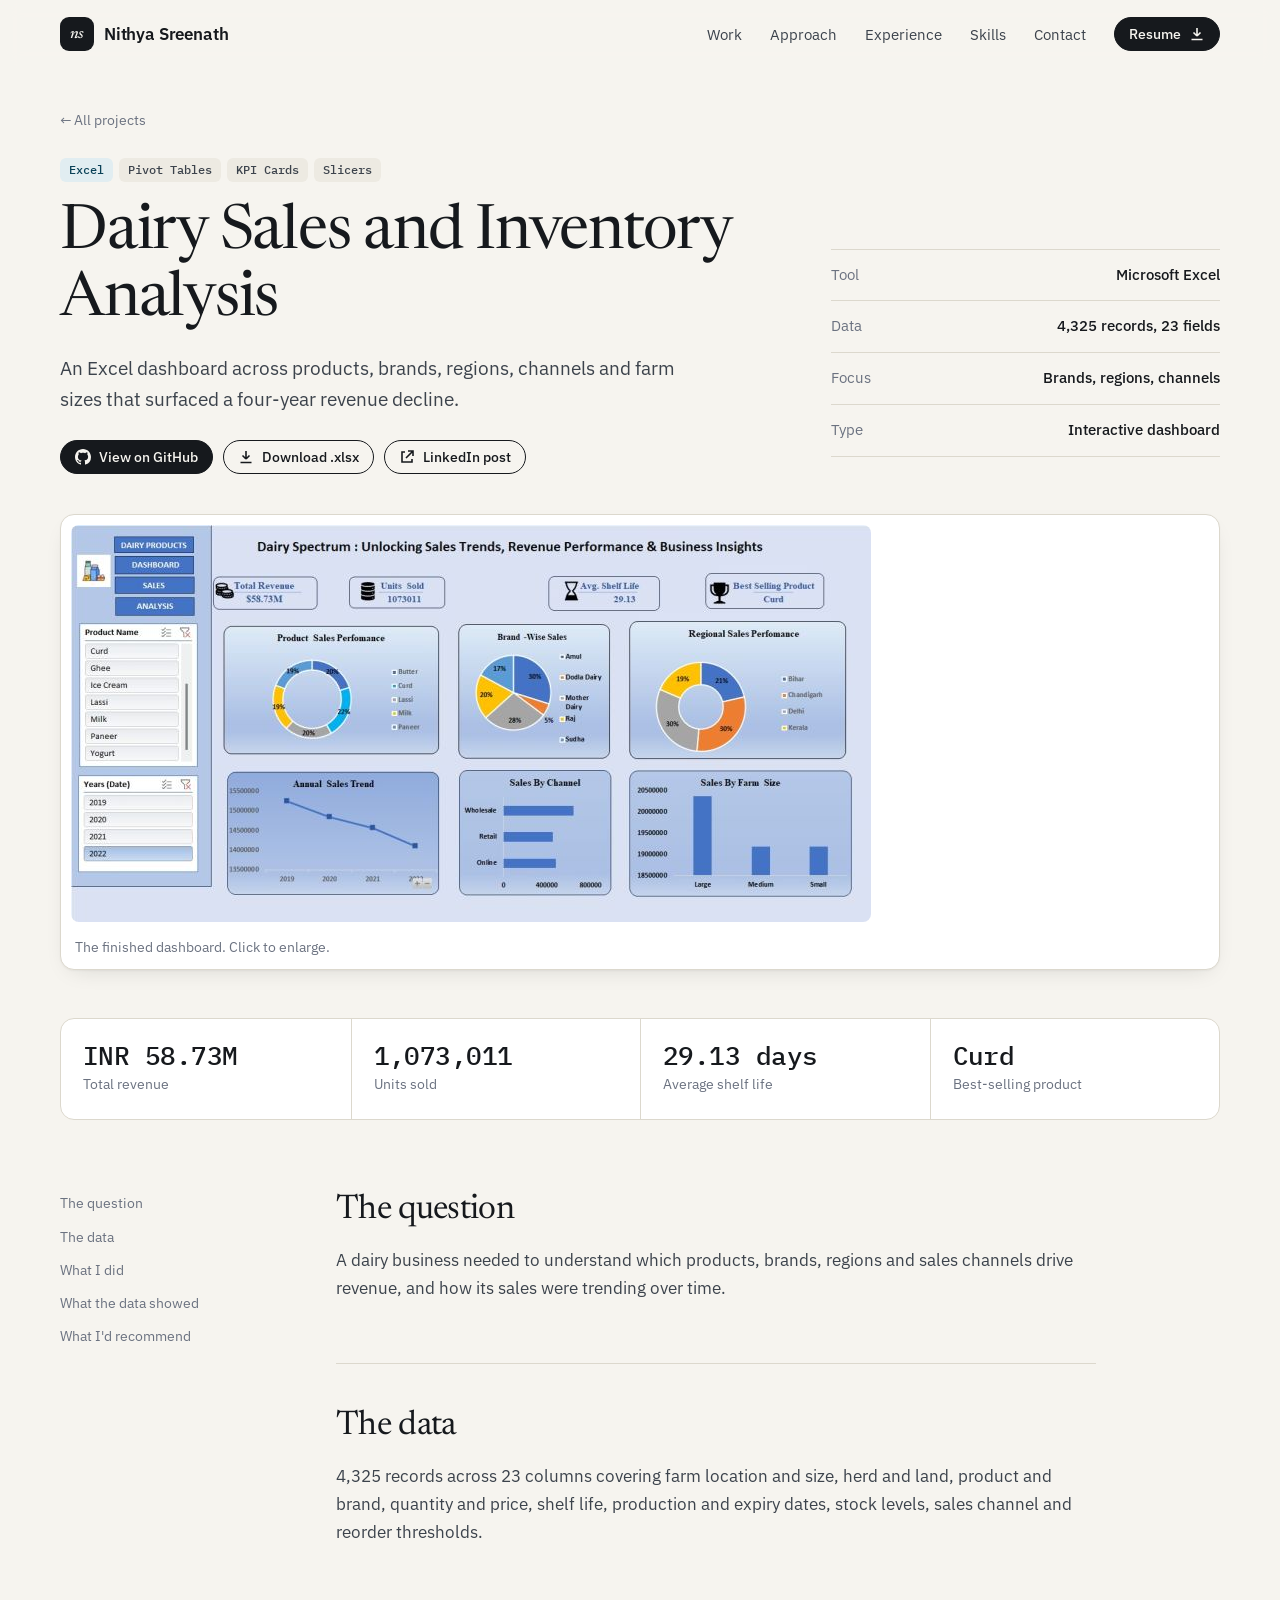
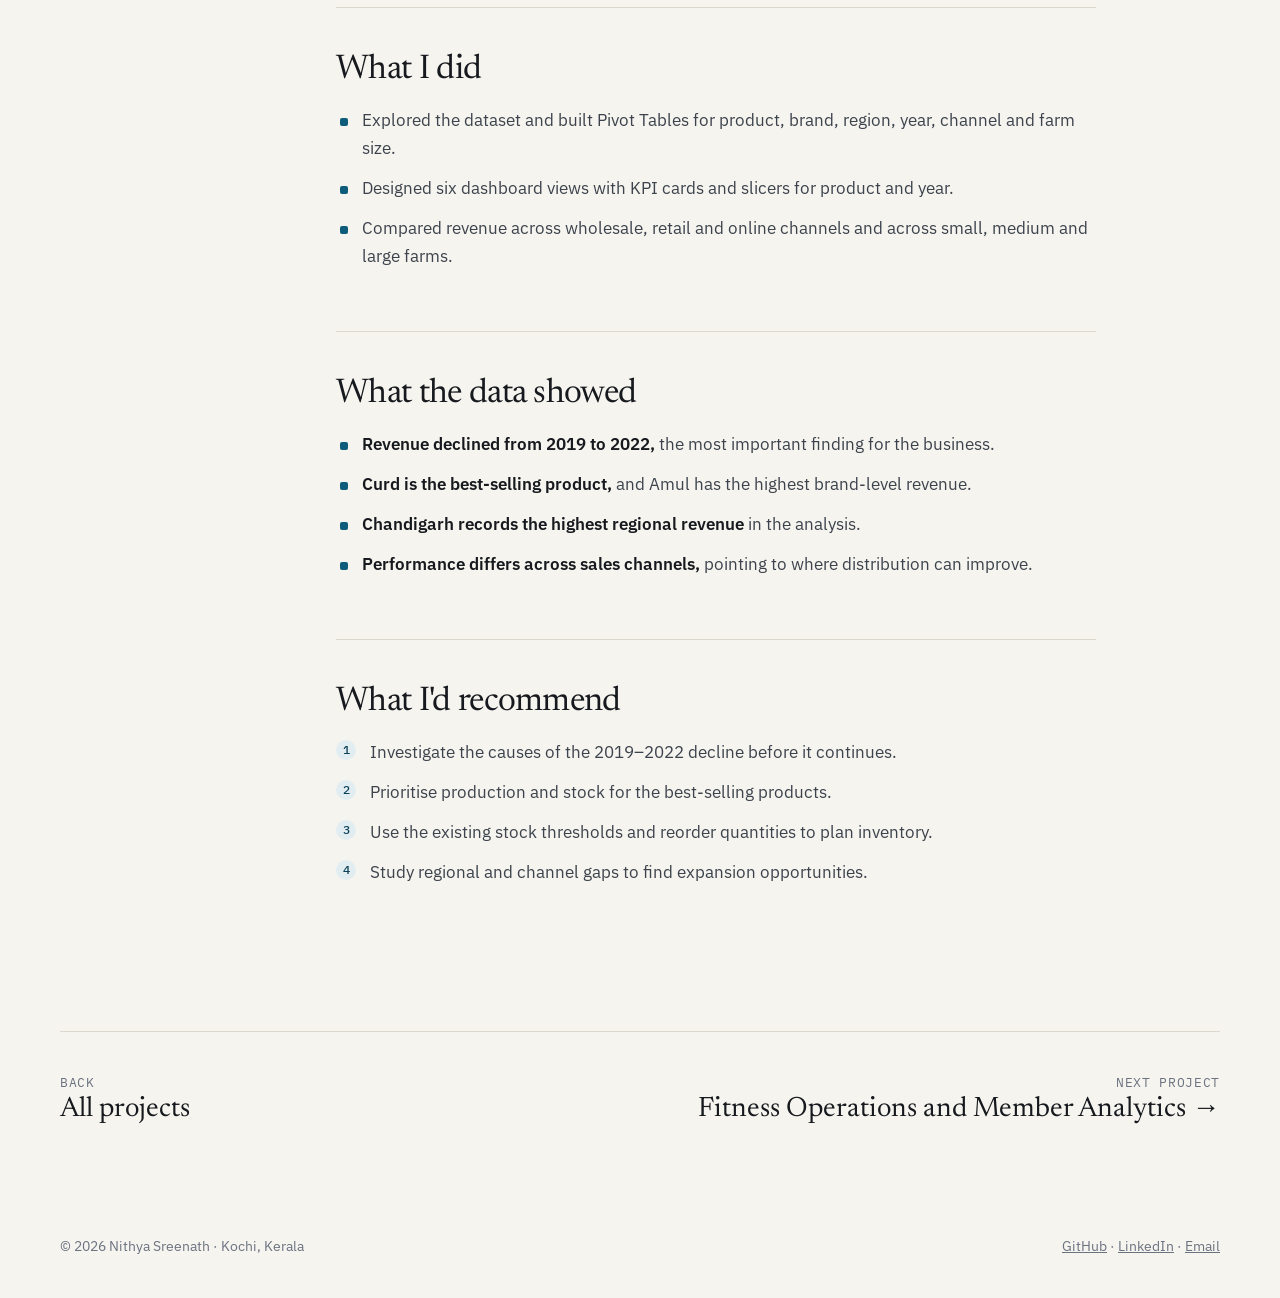
<file: projects/dairy-sales/index.html>
<!DOCTYPE html>
<html lang="en">
<head>
<meta charset="utf-8">
<meta name="viewport" content="width=device-width, initial-scale=1">
<title>Dairy Sales and Inventory Analysis · Nithya Sreenath</title>
<meta name="description" content="An Excel dashboard across products, brands, regions, channels and farm sizes that surfaced a four-year revenue decline.">
<meta name="author" content="Nithya Sreenath">
<link rel="canonical" href="https://REPLACE-ME.vercel.app/projects/dairy-sales">
<meta property="og:type" content="website">
<meta property="og:title" content="Dairy Sales and Inventory Analysis · Nithya Sreenath">
<meta property="og:description" content="An Excel dashboard across products, brands, regions, channels and farm sizes that surfaced a four-year revenue decline.">
<meta property="og:url" content="https://REPLACE-ME.vercel.app/projects/dairy-sales">
<meta property="og:image" content="https://REPLACE-ME.vercel.app/assets/img/dairy-dashboard.jpg">
<meta name="twitter:card" content="summary_large_image">
<meta name="theme-color" content="#f6f4ef">
<link rel="icon" href="/favicon.svg" type="image/svg+xml">
<link rel="preconnect" href="https://fonts.googleapis.com">
<link rel="preconnect" href="https://fonts.gstatic.com" crossorigin>
<link href="https://fonts.googleapis.com/css2?family=IBM+Plex+Mono:wght@400;500&family=IBM+Plex+Sans:wght@400;500;600&family=Newsreader:ital,opsz,wght@0,6..72,400;1,6..72,400&display=swap" rel="stylesheet">
<link rel="stylesheet" href="/assets/css/style.css">
</head>
<body>
<header class="site-header">
  <nav class="wrap nav" aria-label="Main">
    <a class="brand" href="/"><span class="brand-mark">ns</span><span>Nithya Sreenath</span></a>
    <button class="nav-toggle" aria-label="Open menu" aria-expanded="false">
      <svg width="22" height="22" viewBox="0 0 22 22" fill="none" stroke="currentColor" stroke-width="1.7"><path d="M3 7h16M3 15h16"/></svg>
    </button>
    <ul class="nav-links">
      <li><a href="/#work">Work</a></li>
      <li><a href="/#approach">Approach</a></li>
      <li><a href="/#experience">Experience</a></li>
      <li><a href="/#skills">Skills</a></li>
      <li><a href="/#contact">Contact</a></li>
      <li class="menu">
        <button class="btn btn-primary btn-sm" aria-expanded="false" aria-haspopup="true">Resume <svg viewBox="0 0 16 16" fill="none" stroke="currentColor" stroke-width="1.6" aria-hidden="true"><path d="M8 2v8m0 0L4.5 6.5M8 10l3.5-3.5M2.5 13.5h11"/></svg></button>
        <div class="menu-list">
          <a href="/resume/Nithya_Sreenath_Data_Analyst.pdf" target="_blank" rel="noopener">Data Analyst resume<small>PDF · Power BI, Tableau, Excel</small></a>
          <a href="/resume/Nithya_Sreenath_Business_Analyst.pdf" target="_blank" rel="noopener">Business Analyst resume<small>PDF · Requirements, SRS, BRD</small></a>
        </div>
      </li>
    </ul>
  </nav>
</header>
<main>
<div class="wrap">
  <div class="crumb"><a href="/#work">← All projects</a></div>
  <div class="case-head">
    <div>
      <div class="card-tags"><span class="tag">Excel</span><span class="tag alt">Pivot Tables</span><span class="tag alt">KPI Cards</span><span class="tag alt">Slicers</span></div>
      <h1>Dairy Sales and Inventory Analysis</h1>
      <p class="lede">An Excel dashboard across products, brands, regions, channels and farm sizes that surfaced a four-year revenue decline.</p>
      <div class="case-actions"><a class="btn btn-primary btn-sm" href="https://github.com/Nithya-0616/DAIRY-GOODS-SALES-ANALYSIS" target="_blank" rel="noopener"><svg viewBox="0 0 16 16" fill="currentColor" aria-hidden="true"><path d="M8 0C3.58 0 0 3.58 0 8c0 3.54 2.29 6.53 5.47 7.59.4.07.55-.17.55-.38 0-.19-.01-.82-.01-1.49-2.01.37-2.53-.49-2.69-.94-.09-.23-.48-.94-.82-1.13-.28-.15-.68-.52-.01-.53.63-.01 1.08.58 1.23.82.72 1.21 1.87.87 2.33.66.07-.52.28-.87.51-1.07-1.78-.2-3.64-.89-3.64-3.95 0-.87.31-1.59.82-2.15-.08-.2-.36-1.02.08-2.12 0 0 .67-.21 2.2.82.64-.18 1.32-.27 2-.27.68 0 1.36.09 2 .27 1.53-1.04 2.2-.82 2.2-.82.44 1.1.16 1.92.08 2.12.51.56.82 1.27.82 2.15 0 3.07-1.87 3.75-3.65 3.95.29.25.54.73.54 1.48 0 1.07-.01 1.93-.01 2.2 0 .21.15.46.55.38A8.013 8.013 0 0016 8c0-4.42-3.58-8-8-8z"/></svg> View on GitHub</a><a class="btn btn-ghost btn-sm" href="https://github.com/Nithya-0616/DAIRY-GOODS-SALES-ANALYSIS/raw/main/DAIRY%20DATA%20SET.xlsx"><svg viewBox="0 0 16 16" fill="none" stroke="currentColor" stroke-width="1.6" aria-hidden="true"><path d="M8 2v8m0 0L4.5 6.5M8 10l3.5-3.5M2.5 13.5h11"/></svg> Download .xlsx</a><a class="btn btn-ghost btn-sm" href="https://lnkd.in/p/gvKpvB9G" target="_blank" rel="noopener"><svg viewBox="0 0 16 16" fill="none" stroke="currentColor" stroke-width="1.6" aria-hidden="true"><path d="M6 3H3v10h10v-3M9 2h5v5M14 2L7 9"/></svg> LinkedIn post</a></div>
    </div>
    <dl class="case-facts"><div><dt>Tool</dt><dd>Microsoft Excel</dd></div><div><dt>Data</dt><dd>4,325 records, 23 fields</dd></div><div><dt>Focus</dt><dd>Brands, regions, channels</dd></div><div><dt>Type</dt><dd>Interactive dashboard</dd></div></dl>
  </div>
  <figure class="shot frame" data-zoom><img src="/assets/img/dairy-dashboard.jpg" alt="Dairy Sales and Inventory Analysis dashboard"><figcaption>The finished dashboard. Click to enlarge.</figcaption></figure>
  <div class="kpis"><div class="kpi"><b>INR 58.73M</b><span>Total revenue</span></div><div class="kpi"><b>1,073,011</b><span>Units sold</span></div><div class="kpi"><b>29.13 days</b><span>Average shelf life</span></div><div class="kpi"><b>Curd</b><span>Best-selling product</span></div></div>
  <div class="case-body">
    <nav class="case-toc" aria-label="On this page"><ol><li><a href="#question">The question</a></li><li><a href="#data">The data</a></li><li><a href="#method">What I did</a></li><li><a href="#findings">What the data showed</a></li><li><a href="#recs">What I&#x27;d recommend</a></li></ol></nav>
    <div><section class="case-section" id="question"><h2>The question</h2><p>A dairy business needed to understand which products, brands, regions and sales channels drive revenue, and how its sales were trending over time.</p></section><section class="case-section" id="data"><h2>The data</h2><p>4,325 records across 23 columns covering farm location and size, herd and land, product and brand, quantity and price, shelf life, production and expiry dates, stock levels, sales channel and reorder thresholds.</p></section><section class="case-section" id="method"><h2>What I did</h2><ul><li>Explored the dataset and built Pivot Tables for product, brand, region, year, channel and farm size.</li><li>Designed six dashboard views with KPI cards and slicers for product and year.</li><li>Compared revenue across wholesale, retail and online channels and across small, medium and large farms.</li></ul></section><section class="case-section" id="findings"><h2>What the data showed</h2><ul class="insights"><li><b>Revenue declined from 2019 to 2022,</b> the most important finding for the business.</li><li><b>Curd is the best-selling product,</b> and Amul has the highest brand-level revenue.</li><li><b>Chandigarh records the highest regional revenue</b> in the analysis.</li><li><b>Performance differs across sales channels,</b> pointing to where distribution can improve.</li></ul></section><section class="case-section" id="recs"><h2>What I&#x27;d recommend</h2><ul class="recs"><li>Investigate the causes of the 2019–2022 decline before it continues.</li><li>Prioritise production and stock for the best-selling products.</li><li>Use the existing stock thresholds and reorder quantities to plan inventory.</li><li>Study regional and channel gaps to find expansion opportunities.</li></ul></section></div>
  </div>
  <div class="next">
    <a href="/#work"><small>Back</small><span>All projects</span></a>
    <a href="/projects/fitness-analytics" style="text-align:right"><small>Next project</small><span>Fitness Operations and Member Analytics →</span></a>
  </div>
</div>
</main>
<footer class="site-footer">
  <div class="wrap">
    <span>© 2026 Nithya Sreenath · Kochi, Kerala</span>
    <span><a href="https://github.com/Nithya-0616" target="_blank" rel="noopener">GitHub</a> · <a href="https://www.linkedin.com/in/nithyasreenath" target="_blank" rel="noopener">LinkedIn</a> · <a href="mailto:nithyasreenath@gmail.com">Email</a></span>
  </div>
</footer>
<script src="/assets/js/main.js" defer></script>
</body>
</html>
</file>
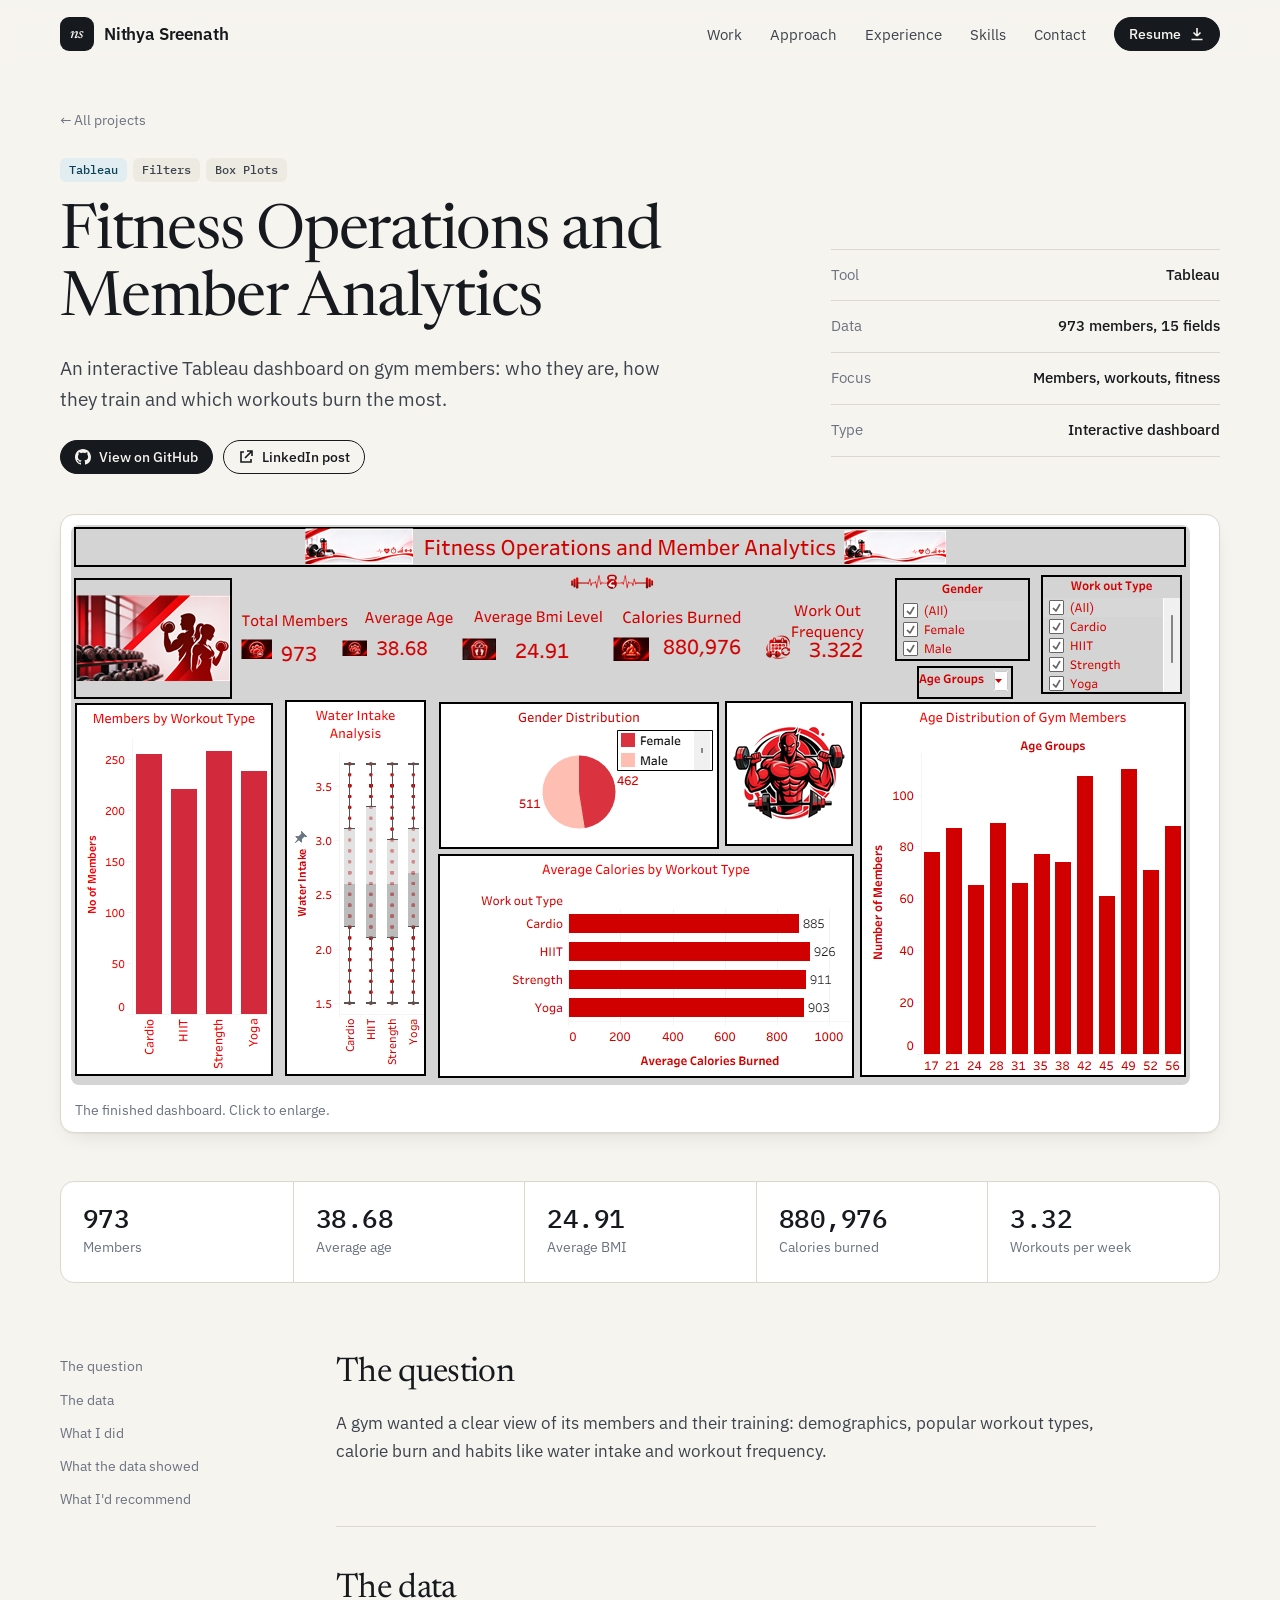
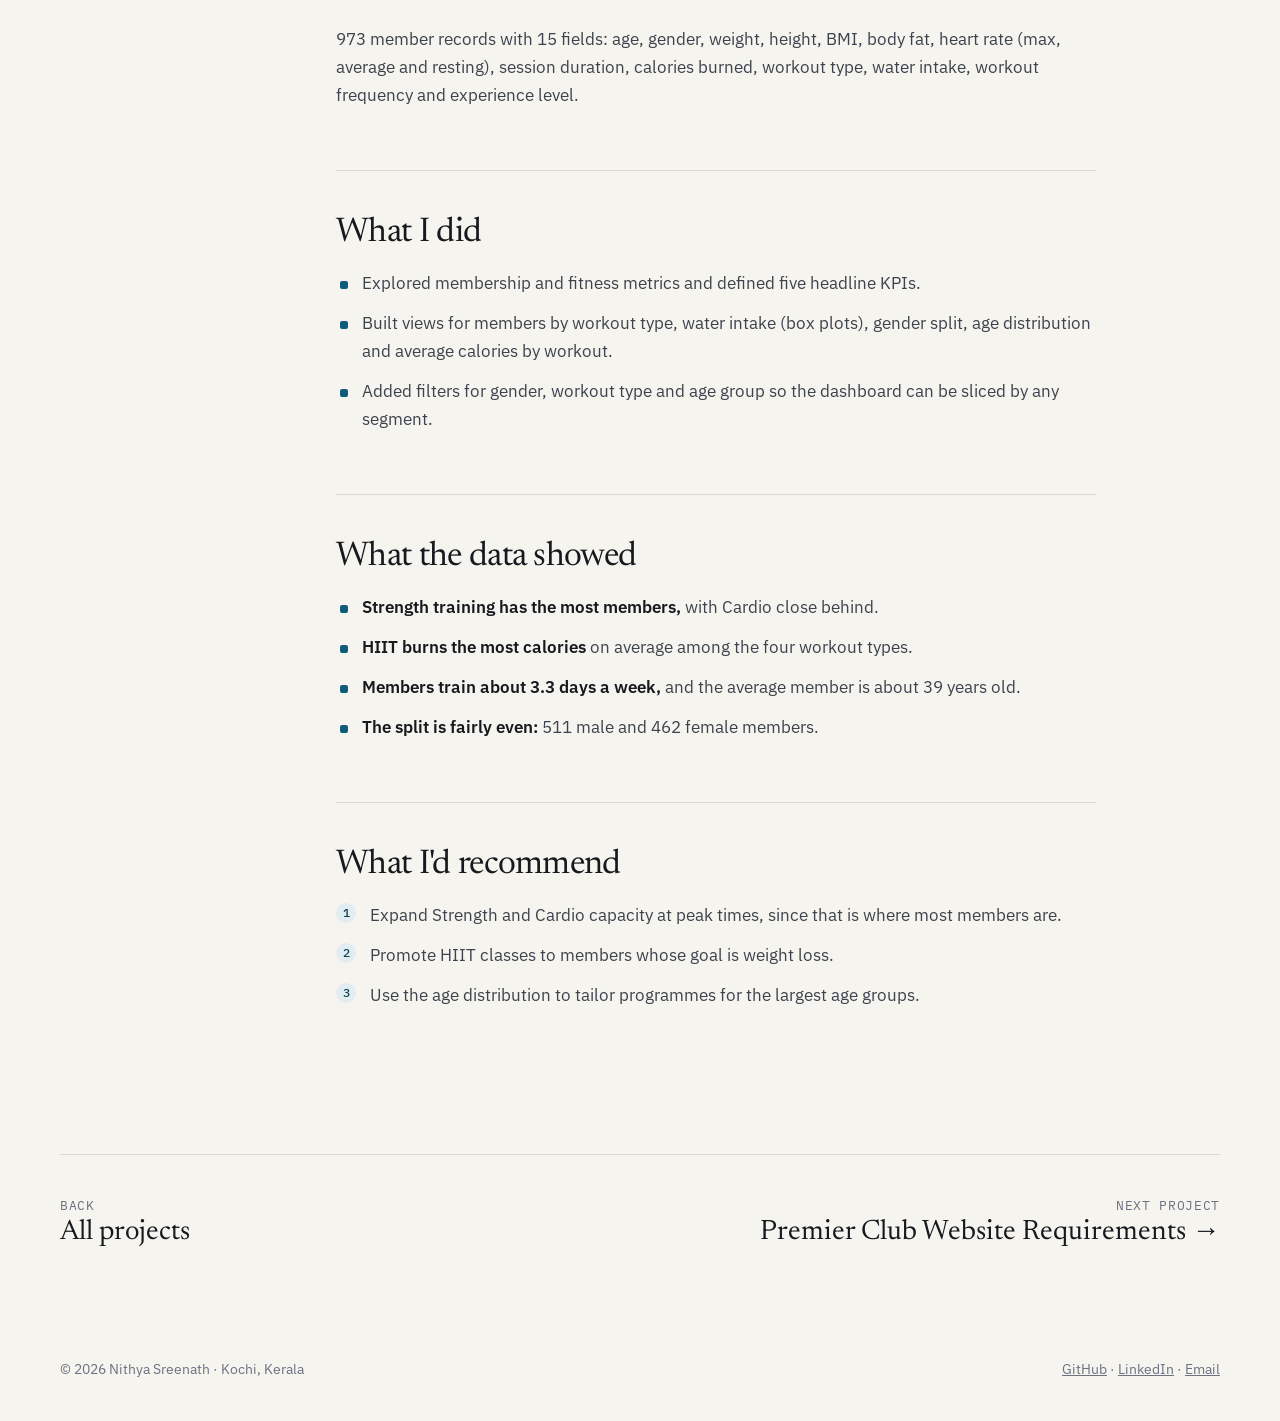
<file: projects/fitness-analytics/index.html>
<!DOCTYPE html>
<html lang="en">
<head>
<meta charset="utf-8">
<meta name="viewport" content="width=device-width, initial-scale=1">
<title>Fitness Operations and Member Analytics · Nithya Sreenath</title>
<meta name="description" content="An interactive Tableau dashboard on gym members: who they are, how they train and which workouts burn the most.">
<meta name="author" content="Nithya Sreenath">
<link rel="canonical" href="https://REPLACE-ME.vercel.app/projects/fitness-analytics">
<meta property="og:type" content="website">
<meta property="og:title" content="Fitness Operations and Member Analytics · Nithya Sreenath">
<meta property="og:description" content="An interactive Tableau dashboard on gym members: who they are, how they train and which workouts burn the most.">
<meta property="og:url" content="https://REPLACE-ME.vercel.app/projects/fitness-analytics">
<meta property="og:image" content="https://REPLACE-ME.vercel.app/assets/img/fitness-dashboard.png">
<meta name="twitter:card" content="summary_large_image">
<meta name="theme-color" content="#f6f4ef">
<link rel="icon" href="/favicon.svg" type="image/svg+xml">
<link rel="preconnect" href="https://fonts.googleapis.com">
<link rel="preconnect" href="https://fonts.gstatic.com" crossorigin>
<link href="https://fonts.googleapis.com/css2?family=IBM+Plex+Mono:wght@400;500&family=IBM+Plex+Sans:wght@400;500;600&family=Newsreader:ital,opsz,wght@0,6..72,400;1,6..72,400&display=swap" rel="stylesheet">
<link rel="stylesheet" href="/assets/css/style.css">
</head>
<body>
<header class="site-header">
  <nav class="wrap nav" aria-label="Main">
    <a class="brand" href="/"><span class="brand-mark">ns</span><span>Nithya Sreenath</span></a>
    <button class="nav-toggle" aria-label="Open menu" aria-expanded="false">
      <svg width="22" height="22" viewBox="0 0 22 22" fill="none" stroke="currentColor" stroke-width="1.7"><path d="M3 7h16M3 15h16"/></svg>
    </button>
    <ul class="nav-links">
      <li><a href="/#work">Work</a></li>
      <li><a href="/#approach">Approach</a></li>
      <li><a href="/#experience">Experience</a></li>
      <li><a href="/#skills">Skills</a></li>
      <li><a href="/#contact">Contact</a></li>
      <li class="menu">
        <button class="btn btn-primary btn-sm" aria-expanded="false" aria-haspopup="true">Resume <svg viewBox="0 0 16 16" fill="none" stroke="currentColor" stroke-width="1.6" aria-hidden="true"><path d="M8 2v8m0 0L4.5 6.5M8 10l3.5-3.5M2.5 13.5h11"/></svg></button>
        <div class="menu-list">
          <a href="/resume/Nithya_Sreenath_Data_Analyst.pdf" target="_blank" rel="noopener">Data Analyst resume<small>PDF · Power BI, Tableau, Excel</small></a>
          <a href="/resume/Nithya_Sreenath_Business_Analyst.pdf" target="_blank" rel="noopener">Business Analyst resume<small>PDF · Requirements, SRS, BRD</small></a>
        </div>
      </li>
    </ul>
  </nav>
</header>
<main>
<div class="wrap">
  <div class="crumb"><a href="/#work">← All projects</a></div>
  <div class="case-head">
    <div>
      <div class="card-tags"><span class="tag">Tableau</span><span class="tag alt">Filters</span><span class="tag alt">Box Plots</span></div>
      <h1>Fitness Operations and Member Analytics</h1>
      <p class="lede">An interactive Tableau dashboard on gym members: who they are, how they train and which workouts burn the most.</p>
      <div class="case-actions"><a class="btn btn-primary btn-sm" href="https://github.com/Nithya-0616/FITNESS-OPERATIONS-AND-MEMBER-ANALYTICS" target="_blank" rel="noopener"><svg viewBox="0 0 16 16" fill="currentColor" aria-hidden="true"><path d="M8 0C3.58 0 0 3.58 0 8c0 3.54 2.29 6.53 5.47 7.59.4.07.55-.17.55-.38 0-.19-.01-.82-.01-1.49-2.01.37-2.53-.49-2.69-.94-.09-.23-.48-.94-.82-1.13-.28-.15-.68-.52-.01-.53.63-.01 1.08.58 1.23.82.72 1.21 1.87.87 2.33.66.07-.52.28-.87.51-1.07-1.78-.2-3.64-.89-3.64-3.95 0-.87.31-1.59.82-2.15-.08-.2-.36-1.02.08-2.12 0 0 .67-.21 2.2.82.64-.18 1.32-.27 2-.27.68 0 1.36.09 2 .27 1.53-1.04 2.2-.82 2.2-.82.44 1.1.16 1.92.08 2.12.51.56.82 1.27.82 2.15 0 3.07-1.87 3.75-3.65 3.95.29.25.54.73.54 1.48 0 1.07-.01 1.93-.01 2.2 0 .21.15.46.55.38A8.013 8.013 0 0016 8c0-4.42-3.58-8-8-8z"/></svg> View on GitHub</a><a class="btn btn-ghost btn-sm" href="https://lnkd.in/p/g7uwVUKZ" target="_blank" rel="noopener"><svg viewBox="0 0 16 16" fill="none" stroke="currentColor" stroke-width="1.6" aria-hidden="true"><path d="M6 3H3v10h10v-3M9 2h5v5M14 2L7 9"/></svg> LinkedIn post</a></div>
    </div>
    <dl class="case-facts"><div><dt>Tool</dt><dd>Tableau</dd></div><div><dt>Data</dt><dd>973 members, 15 fields</dd></div><div><dt>Focus</dt><dd>Members, workouts, fitness</dd></div><div><dt>Type</dt><dd>Interactive dashboard</dd></div></dl>
  </div>
  <figure class="shot frame" data-zoom><img src="/assets/img/fitness-dashboard.png" alt="Fitness Operations and Member Analytics dashboard"><figcaption>The finished dashboard. Click to enlarge.</figcaption></figure>
  <div class="kpis"><div class="kpi"><b>973</b><span>Members</span></div><div class="kpi"><b>38.68</b><span>Average age</span></div><div class="kpi"><b>24.91</b><span>Average BMI</span></div><div class="kpi"><b>880,976</b><span>Calories burned</span></div><div class="kpi"><b>3.32</b><span>Workouts per week</span></div></div>
  <div class="case-body">
    <nav class="case-toc" aria-label="On this page"><ol><li><a href="#question">The question</a></li><li><a href="#data">The data</a></li><li><a href="#method">What I did</a></li><li><a href="#findings">What the data showed</a></li><li><a href="#recs">What I&#x27;d recommend</a></li></ol></nav>
    <div><section class="case-section" id="question"><h2>The question</h2><p>A gym wanted a clear view of its members and their training: demographics, popular workout types, calorie burn and habits like water intake and workout frequency.</p></section><section class="case-section" id="data"><h2>The data</h2><p>973 member records with 15 fields: age, gender, weight, height, BMI, body fat, heart rate (max, average and resting), session duration, calories burned, workout type, water intake, workout frequency and experience level.</p></section><section class="case-section" id="method"><h2>What I did</h2><ul><li>Explored membership and fitness metrics and defined five headline KPIs.</li><li>Built views for members by workout type, water intake (box plots), gender split, age distribution and average calories by workout.</li><li>Added filters for gender, workout type and age group so the dashboard can be sliced by any segment.</li></ul></section><section class="case-section" id="findings"><h2>What the data showed</h2><ul class="insights"><li><b>Strength training has the most members,</b> with Cardio close behind.</li><li><b>HIIT burns the most calories</b> on average among the four workout types.</li><li><b>Members train about 3.3 days a week,</b> and the average member is about 39 years old.</li><li><b>The split is fairly even:</b> 511 male and 462 female members.</li></ul></section><section class="case-section" id="recs"><h2>What I&#x27;d recommend</h2><ul class="recs"><li>Expand Strength and Cardio capacity at peak times, since that is where most members are.</li><li>Promote HIIT classes to members whose goal is weight loss.</li><li>Use the age distribution to tailor programmes for the largest age groups.</li></ul></section></div>
  </div>
  <div class="next">
    <a href="/#work"><small>Back</small><span>All projects</span></a>
    <a href="/projects/premier-club-srs" style="text-align:right"><small>Next project</small><span>Premier Club Website Requirements →</span></a>
  </div>
</div>
</main>
<footer class="site-footer">
  <div class="wrap">
    <span>© 2026 Nithya Sreenath · Kochi, Kerala</span>
    <span><a href="https://github.com/Nithya-0616" target="_blank" rel="noopener">GitHub</a> · <a href="https://www.linkedin.com/in/nithyasreenath" target="_blank" rel="noopener">LinkedIn</a> · <a href="mailto:nithyasreenath@gmail.com">Email</a></span>
  </div>
</footer>
<script src="/assets/js/main.js" defer></script>
</body>
</html>
</file>
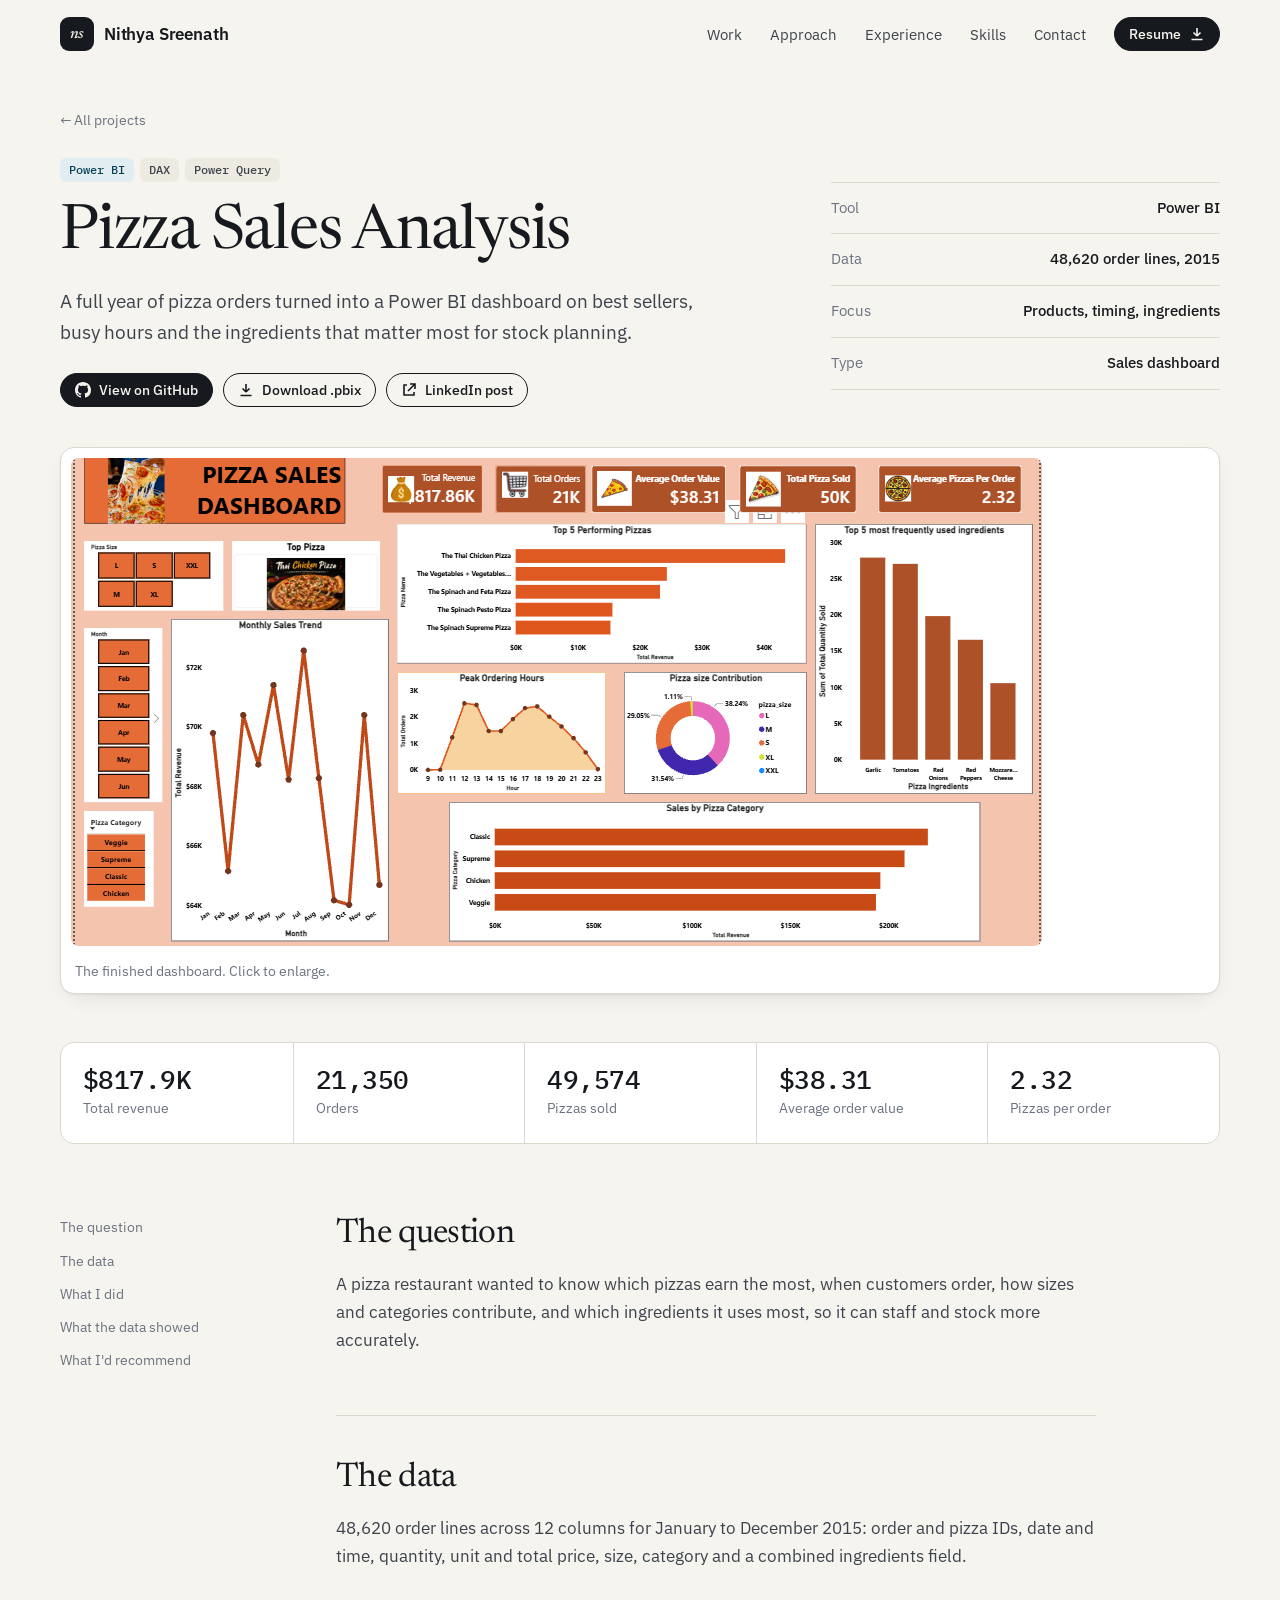
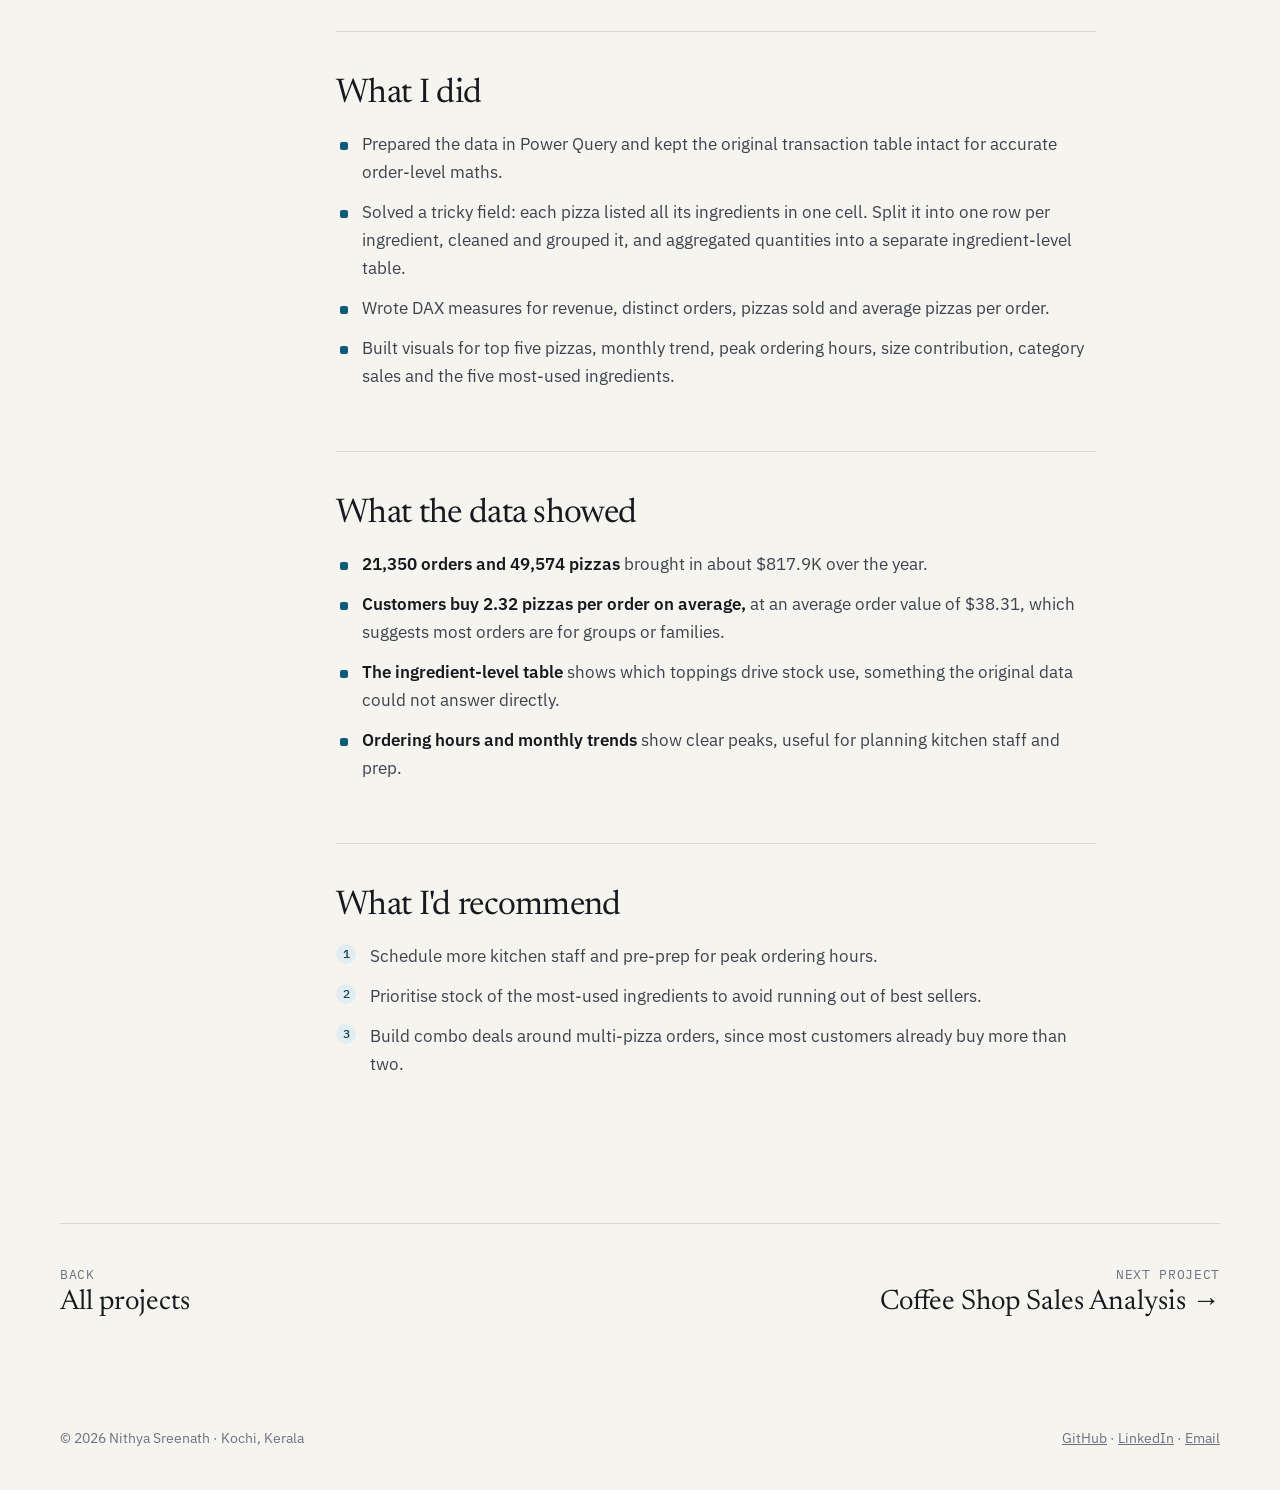
<file: projects/pizza-sales/index.html>
<!DOCTYPE html>
<html lang="en">
<head>
<meta charset="utf-8">
<meta name="viewport" content="width=device-width, initial-scale=1">
<title>Pizza Sales Analysis · Nithya Sreenath</title>
<meta name="description" content="A full year of pizza orders turned into a Power BI dashboard on best sellers, busy hours and the ingredients that matter most for stock planning.">
<meta name="author" content="Nithya Sreenath">
<link rel="canonical" href="https://REPLACE-ME.vercel.app/projects/pizza-sales">
<meta property="og:type" content="website">
<meta property="og:title" content="Pizza Sales Analysis · Nithya Sreenath">
<meta property="og:description" content="A full year of pizza orders turned into a Power BI dashboard on best sellers, busy hours and the ingredients that matter most for stock planning.">
<meta property="og:url" content="https://REPLACE-ME.vercel.app/projects/pizza-sales">
<meta property="og:image" content="https://REPLACE-ME.vercel.app/assets/img/pizza-dashboard.png">
<meta name="twitter:card" content="summary_large_image">
<meta name="theme-color" content="#f6f4ef">
<link rel="icon" href="/favicon.svg" type="image/svg+xml">
<link rel="preconnect" href="https://fonts.googleapis.com">
<link rel="preconnect" href="https://fonts.gstatic.com" crossorigin>
<link href="https://fonts.googleapis.com/css2?family=IBM+Plex+Mono:wght@400;500&family=IBM+Plex+Sans:wght@400;500;600&family=Newsreader:ital,opsz,wght@0,6..72,400;1,6..72,400&display=swap" rel="stylesheet">
<link rel="stylesheet" href="/assets/css/style.css">
</head>
<body>
<header class="site-header">
  <nav class="wrap nav" aria-label="Main">
    <a class="brand" href="/"><span class="brand-mark">ns</span><span>Nithya Sreenath</span></a>
    <button class="nav-toggle" aria-label="Open menu" aria-expanded="false">
      <svg width="22" height="22" viewBox="0 0 22 22" fill="none" stroke="currentColor" stroke-width="1.7"><path d="M3 7h16M3 15h16"/></svg>
    </button>
    <ul class="nav-links">
      <li><a href="/#work">Work</a></li>
      <li><a href="/#approach">Approach</a></li>
      <li><a href="/#experience">Experience</a></li>
      <li><a href="/#skills">Skills</a></li>
      <li><a href="/#contact">Contact</a></li>
      <li class="menu">
        <button class="btn btn-primary btn-sm" aria-expanded="false" aria-haspopup="true">Resume <svg viewBox="0 0 16 16" fill="none" stroke="currentColor" stroke-width="1.6" aria-hidden="true"><path d="M8 2v8m0 0L4.5 6.5M8 10l3.5-3.5M2.5 13.5h11"/></svg></button>
        <div class="menu-list">
          <a href="/resume/Nithya_Sreenath_Data_Analyst.pdf" target="_blank" rel="noopener">Data Analyst resume<small>PDF · Power BI, Tableau, Excel</small></a>
          <a href="/resume/Nithya_Sreenath_Business_Analyst.pdf" target="_blank" rel="noopener">Business Analyst resume<small>PDF · Requirements, SRS, BRD</small></a>
        </div>
      </li>
    </ul>
  </nav>
</header>
<main>
<div class="wrap">
  <div class="crumb"><a href="/#work">← All projects</a></div>
  <div class="case-head">
    <div>
      <div class="card-tags"><span class="tag">Power BI</span><span class="tag alt">DAX</span><span class="tag alt">Power Query</span></div>
      <h1>Pizza Sales Analysis</h1>
      <p class="lede">A full year of pizza orders turned into a Power BI dashboard on best sellers, busy hours and the ingredients that matter most for stock planning.</p>
      <div class="case-actions"><a class="btn btn-primary btn-sm" href="https://github.com/Nithya-0616/PIZZA-SALES-ANALYSIS" target="_blank" rel="noopener"><svg viewBox="0 0 16 16" fill="currentColor" aria-hidden="true"><path d="M8 0C3.58 0 0 3.58 0 8c0 3.54 2.29 6.53 5.47 7.59.4.07.55-.17.55-.38 0-.19-.01-.82-.01-1.49-2.01.37-2.53-.49-2.69-.94-.09-.23-.48-.94-.82-1.13-.28-.15-.68-.52-.01-.53.63-.01 1.08.58 1.23.82.72 1.21 1.87.87 2.33.66.07-.52.28-.87.51-1.07-1.78-.2-3.64-.89-3.64-3.95 0-.87.31-1.59.82-2.15-.08-.2-.36-1.02.08-2.12 0 0 .67-.21 2.2.82.64-.18 1.32-.27 2-.27.68 0 1.36.09 2 .27 1.53-1.04 2.2-.82 2.2-.82.44 1.1.16 1.92.08 2.12.51.56.82 1.27.82 2.15 0 3.07-1.87 3.75-3.65 3.95.29.25.54.73.54 1.48 0 1.07-.01 1.93-.01 2.2 0 .21.15.46.55.38A8.013 8.013 0 0016 8c0-4.42-3.58-8-8-8z"/></svg> View on GitHub</a><a class="btn btn-ghost btn-sm" href="https://github.com/Nithya-0616/PIZZA-SALES-ANALYSIS/raw/main/PIZZA%20DATA.pbix"><svg viewBox="0 0 16 16" fill="none" stroke="currentColor" stroke-width="1.6" aria-hidden="true"><path d="M8 2v8m0 0L4.5 6.5M8 10l3.5-3.5M2.5 13.5h11"/></svg> Download .pbix</a><a class="btn btn-ghost btn-sm" href="https://lnkd.in/p/gbdBkxkN" target="_blank" rel="noopener"><svg viewBox="0 0 16 16" fill="none" stroke="currentColor" stroke-width="1.6" aria-hidden="true"><path d="M6 3H3v10h10v-3M9 2h5v5M14 2L7 9"/></svg> LinkedIn post</a></div>
    </div>
    <dl class="case-facts"><div><dt>Tool</dt><dd>Power BI</dd></div><div><dt>Data</dt><dd>48,620 order lines, 2015</dd></div><div><dt>Focus</dt><dd>Products, timing, ingredients</dd></div><div><dt>Type</dt><dd>Sales dashboard</dd></div></dl>
  </div>
  <figure class="shot frame" data-zoom><img src="/assets/img/pizza-dashboard.png" alt="Pizza Sales Analysis dashboard"><figcaption>The finished dashboard. Click to enlarge.</figcaption></figure>
  <div class="kpis"><div class="kpi"><b>$817.9K</b><span>Total revenue</span></div><div class="kpi"><b>21,350</b><span>Orders</span></div><div class="kpi"><b>49,574</b><span>Pizzas sold</span></div><div class="kpi"><b>$38.31</b><span>Average order value</span></div><div class="kpi"><b>2.32</b><span>Pizzas per order</span></div></div>
  <div class="case-body">
    <nav class="case-toc" aria-label="On this page"><ol><li><a href="#question">The question</a></li><li><a href="#data">The data</a></li><li><a href="#method">What I did</a></li><li><a href="#findings">What the data showed</a></li><li><a href="#recs">What I&#x27;d recommend</a></li></ol></nav>
    <div><section class="case-section" id="question"><h2>The question</h2><p>A pizza restaurant wanted to know which pizzas earn the most, when customers order, how sizes and categories contribute, and which ingredients it uses most, so it can staff and stock more accurately.</p></section><section class="case-section" id="data"><h2>The data</h2><p>48,620 order lines across 12 columns for January to December 2015: order and pizza IDs, date and time, quantity, unit and total price, size, category and a combined ingredients field.</p></section><section class="case-section" id="method"><h2>What I did</h2><ul><li>Prepared the data in Power Query and kept the original transaction table intact for accurate order-level maths.</li><li>Solved a tricky field: each pizza listed all its ingredients in one cell. Split it into one row per ingredient, cleaned and grouped it, and aggregated quantities into a separate ingredient-level table.</li><li>Wrote DAX measures for revenue, distinct orders, pizzas sold and average pizzas per order.</li><li>Built visuals for top five pizzas, monthly trend, peak ordering hours, size contribution, category sales and the five most-used ingredients.</li></ul></section><section class="case-section" id="findings"><h2>What the data showed</h2><ul class="insights"><li><b>21,350 orders and 49,574 pizzas</b> brought in about $817.9K over the year.</li><li><b>Customers buy 2.32 pizzas per order on average,</b> at an average order value of $38.31, which suggests most orders are for groups or families.</li><li><b>The ingredient-level table</b> shows which toppings drive stock use, something the original data could not answer directly.</li><li><b>Ordering hours and monthly trends</b> show clear peaks, useful for planning kitchen staff and prep.</li></ul></section><section class="case-section" id="recs"><h2>What I&#x27;d recommend</h2><ul class="recs"><li>Schedule more kitchen staff and pre-prep for peak ordering hours.</li><li>Prioritise stock of the most-used ingredients to avoid running out of best sellers.</li><li>Build combo deals around multi-pizza orders, since most customers already buy more than two.</li></ul></section></div>
  </div>
  <div class="next">
    <a href="/#work"><small>Back</small><span>All projects</span></a>
    <a href="/projects/coffee-shop-sales" style="text-align:right"><small>Next project</small><span>Coffee Shop Sales Analysis →</span></a>
  </div>
</div>
</main>
<footer class="site-footer">
  <div class="wrap">
    <span>© 2026 Nithya Sreenath · Kochi, Kerala</span>
    <span><a href="https://github.com/Nithya-0616" target="_blank" rel="noopener">GitHub</a> · <a href="https://www.linkedin.com/in/nithyasreenath" target="_blank" rel="noopener">LinkedIn</a> · <a href="mailto:nithyasreenath@gmail.com">Email</a></span>
  </div>
</footer>
<script src="/assets/js/main.js" defer></script>
</body>
</html>
</file>
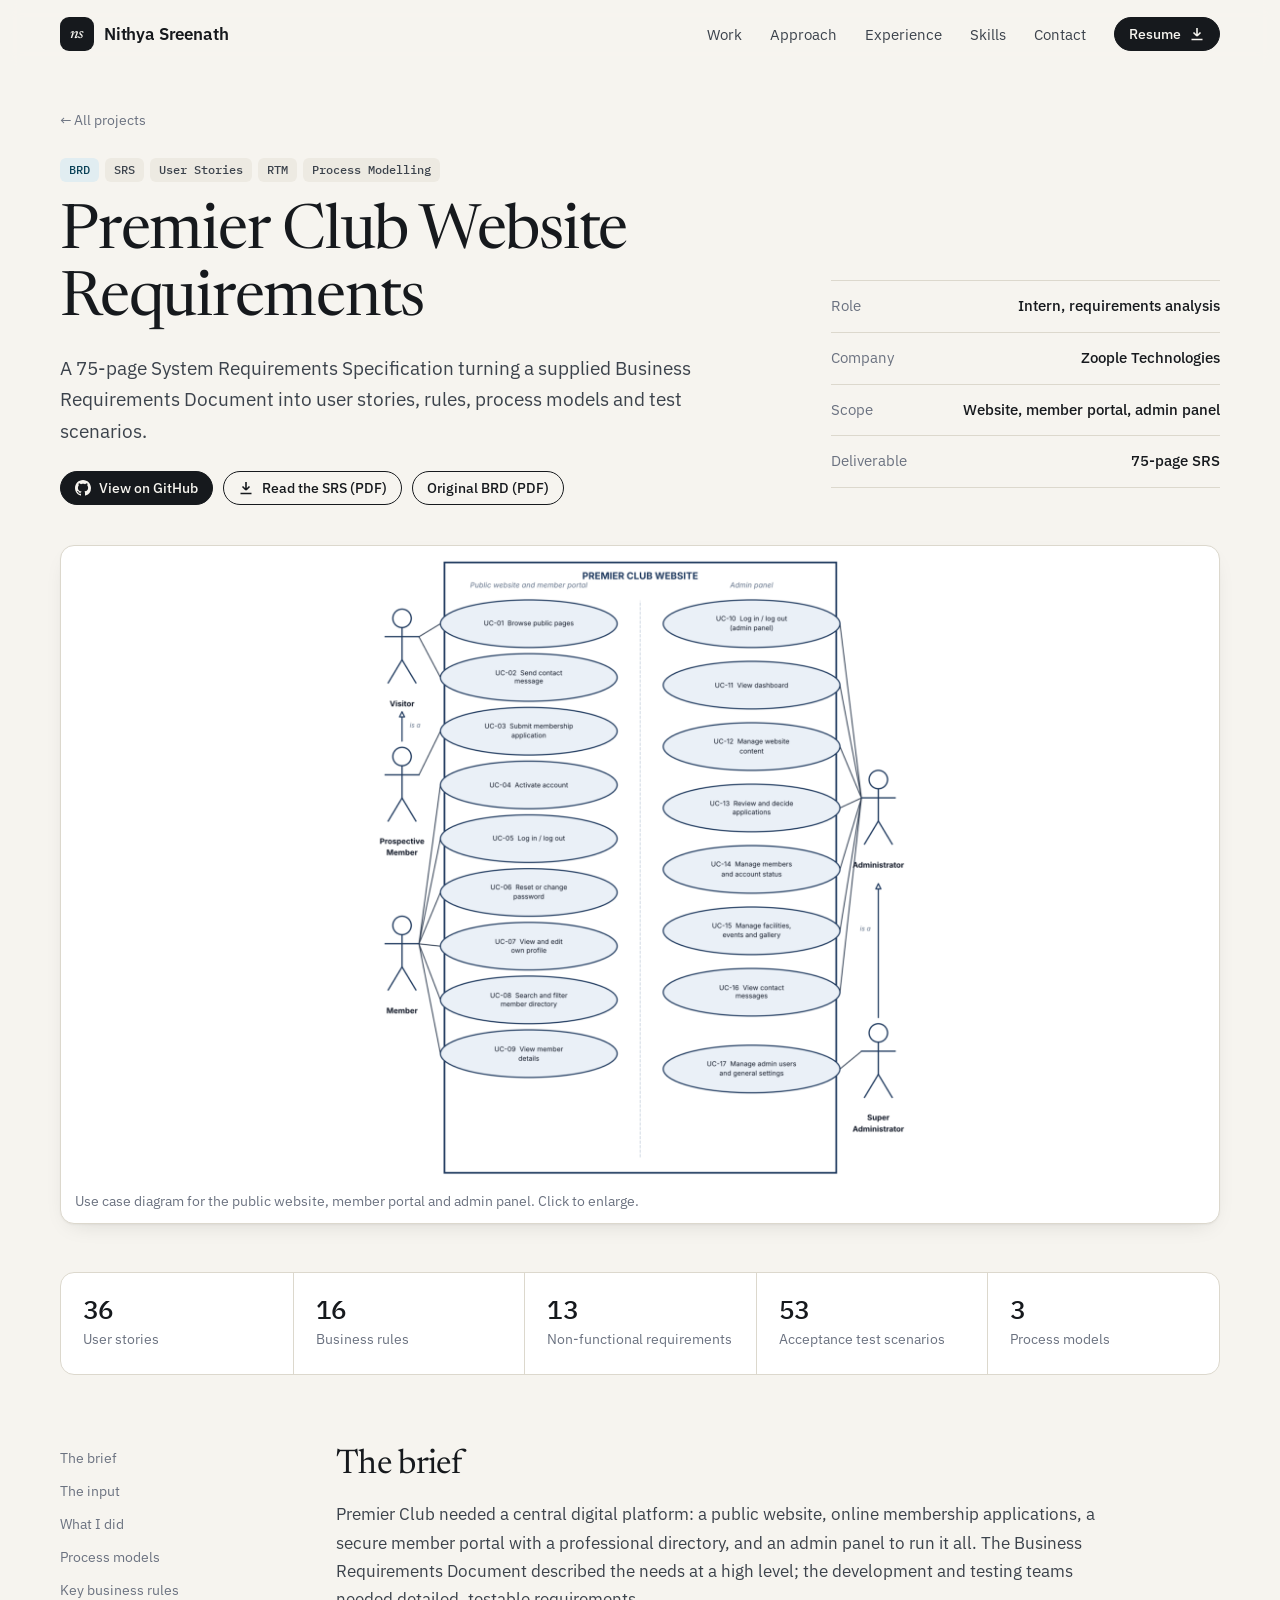
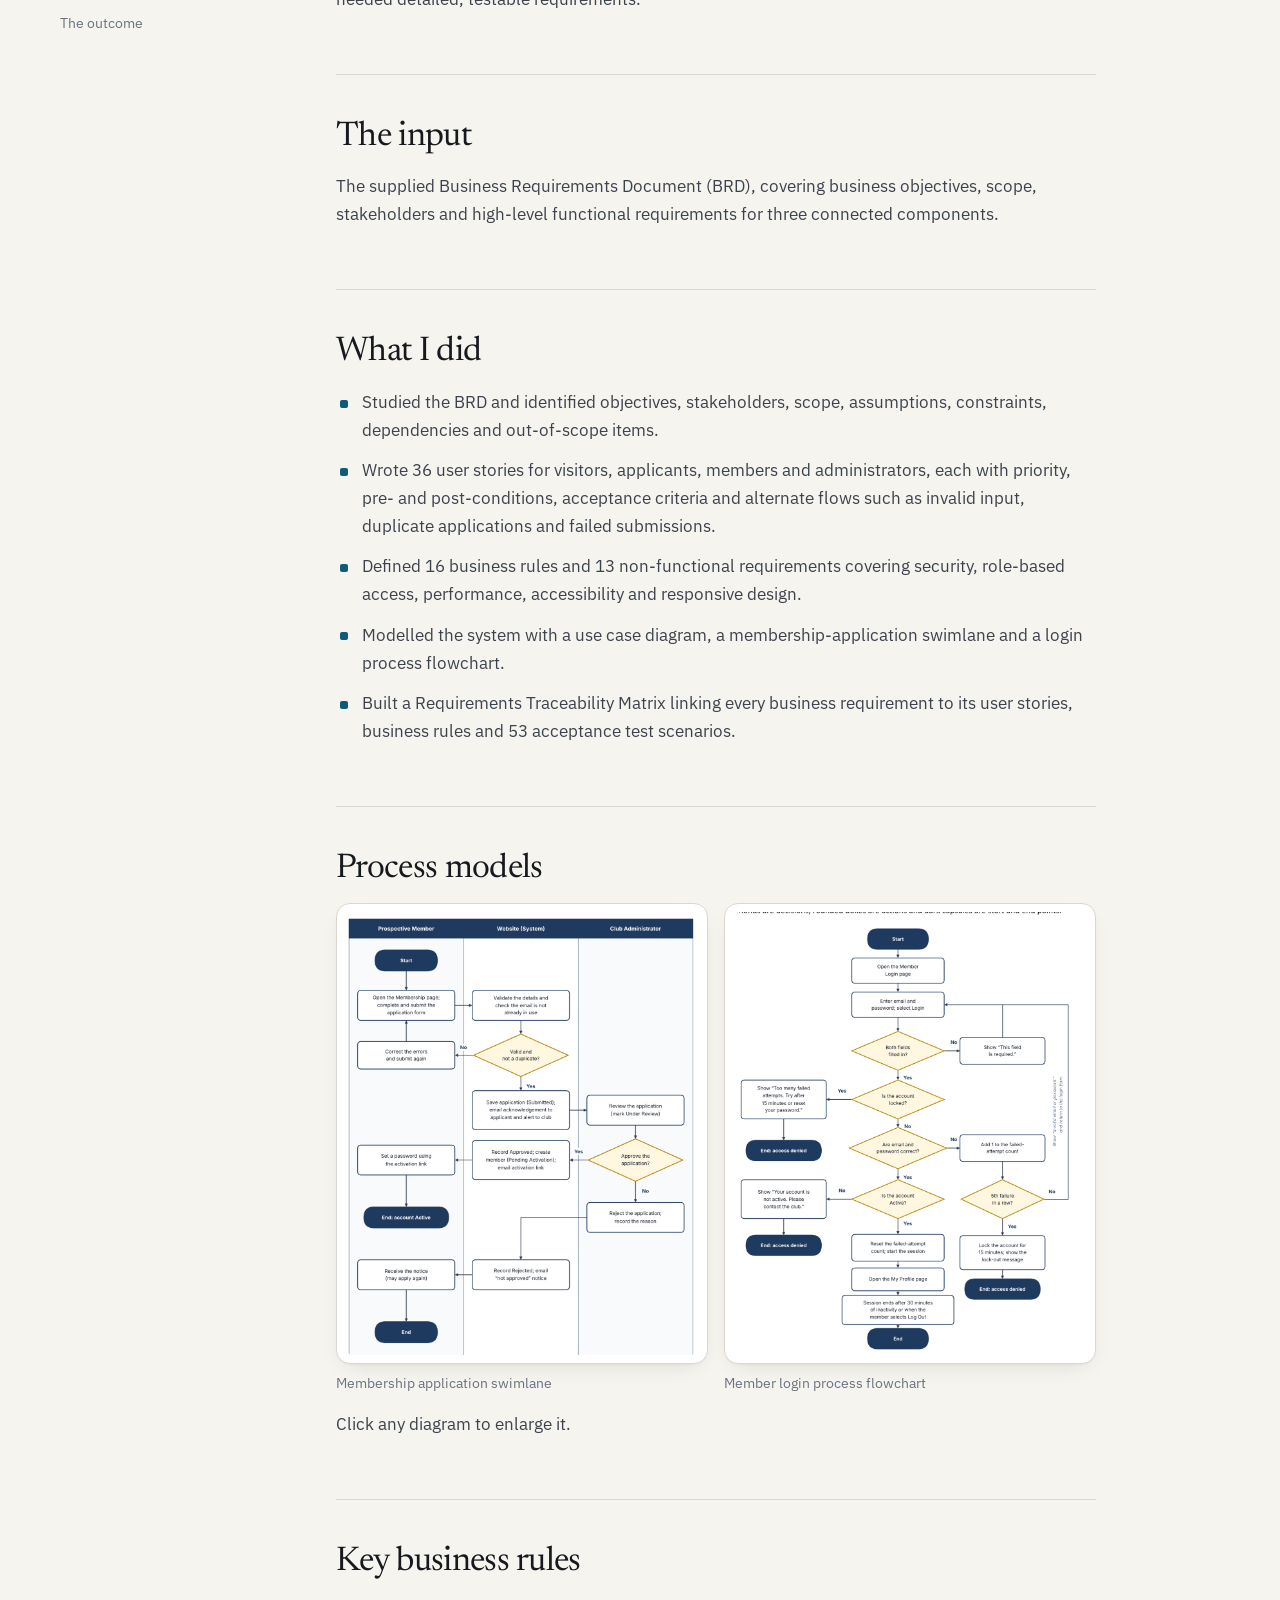
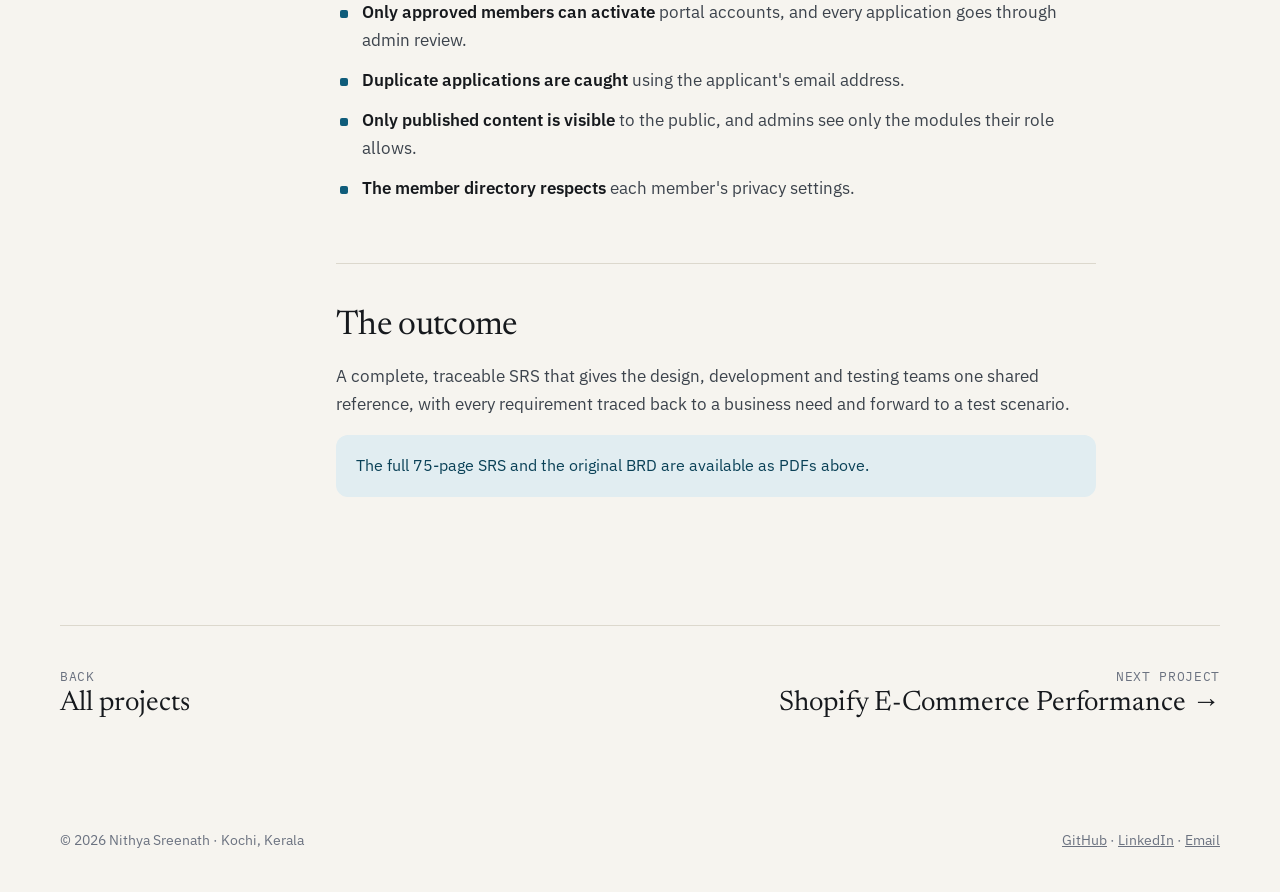
<file: projects/premier-club-srs/index.html>
<!DOCTYPE html>
<html lang="en">
<head>
<meta charset="utf-8">
<meta name="viewport" content="width=device-width, initial-scale=1">
<title>Premier Club Website Requirements · Nithya Sreenath</title>
<meta name="description" content="A 75-page System Requirements Specification turning a supplied Business Requirements Document into user stories, rules, process models and test scenarios.">
<meta name="author" content="Nithya Sreenath">
<link rel="canonical" href="https://REPLACE-ME.vercel.app/projects/premier-club-srs">
<meta property="og:type" content="website">
<meta property="og:title" content="Premier Club Website Requirements · Nithya Sreenath">
<meta property="og:description" content="A 75-page System Requirements Specification turning a supplied Business Requirements Document into user stories, rules, process models and test scenarios.">
<meta property="og:url" content="https://REPLACE-ME.vercel.app/projects/premier-club-srs">
<meta property="og:image" content="https://REPLACE-ME.vercel.app/assets/img/premier-use-case.png">
<meta name="twitter:card" content="summary_large_image">
<meta name="theme-color" content="#f6f4ef">
<link rel="icon" href="/favicon.svg" type="image/svg+xml">
<link rel="preconnect" href="https://fonts.googleapis.com">
<link rel="preconnect" href="https://fonts.gstatic.com" crossorigin>
<link href="https://fonts.googleapis.com/css2?family=IBM+Plex+Mono:wght@400;500&family=IBM+Plex+Sans:wght@400;500;600&family=Newsreader:ital,opsz,wght@0,6..72,400;1,6..72,400&display=swap" rel="stylesheet">
<link rel="stylesheet" href="/assets/css/style.css">
</head>
<body>
<header class="site-header">
  <nav class="wrap nav" aria-label="Main">
    <a class="brand" href="/"><span class="brand-mark">ns</span><span>Nithya Sreenath</span></a>
    <button class="nav-toggle" aria-label="Open menu" aria-expanded="false">
      <svg width="22" height="22" viewBox="0 0 22 22" fill="none" stroke="currentColor" stroke-width="1.7"><path d="M3 7h16M3 15h16"/></svg>
    </button>
    <ul class="nav-links">
      <li><a href="/#work">Work</a></li>
      <li><a href="/#approach">Approach</a></li>
      <li><a href="/#experience">Experience</a></li>
      <li><a href="/#skills">Skills</a></li>
      <li><a href="/#contact">Contact</a></li>
      <li class="menu">
        <button class="btn btn-primary btn-sm" aria-expanded="false" aria-haspopup="true">Resume <svg viewBox="0 0 16 16" fill="none" stroke="currentColor" stroke-width="1.6" aria-hidden="true"><path d="M8 2v8m0 0L4.5 6.5M8 10l3.5-3.5M2.5 13.5h11"/></svg></button>
        <div class="menu-list">
          <a href="/resume/Nithya_Sreenath_Data_Analyst.pdf" target="_blank" rel="noopener">Data Analyst resume<small>PDF · Power BI, Tableau, Excel</small></a>
          <a href="/resume/Nithya_Sreenath_Business_Analyst.pdf" target="_blank" rel="noopener">Business Analyst resume<small>PDF · Requirements, SRS, BRD</small></a>
        </div>
      </li>
    </ul>
  </nav>
</header>
<main>
<div class="wrap">
  <div class="crumb"><a href="/#work">← All projects</a></div>
  <div class="case-head">
    <div>
      <div class="card-tags"><span class="tag">BRD</span><span class="tag alt">SRS</span><span class="tag alt">User Stories</span><span class="tag alt">RTM</span><span class="tag alt">Process Modelling</span></div>
      <h1>Premier Club Website Requirements</h1>
      <p class="lede">A 75-page System Requirements Specification turning a supplied Business Requirements Document into user stories, rules, process models and test scenarios.</p>
      <div class="case-actions"><a class="btn btn-primary btn-sm" href="https://github.com/Nithya-0616/PREMIER-CLUB-BUSINESS-ANALYSIS-PROJECT" target="_blank" rel="noopener"><svg viewBox="0 0 16 16" fill="currentColor" aria-hidden="true"><path d="M8 0C3.58 0 0 3.58 0 8c0 3.54 2.29 6.53 5.47 7.59.4.07.55-.17.55-.38 0-.19-.01-.82-.01-1.49-2.01.37-2.53-.49-2.69-.94-.09-.23-.48-.94-.82-1.13-.28-.15-.68-.52-.01-.53.63-.01 1.08.58 1.23.82.72 1.21 1.87.87 2.33.66.07-.52.28-.87.51-1.07-1.78-.2-3.64-.89-3.64-3.95 0-.87.31-1.59.82-2.15-.08-.2-.36-1.02.08-2.12 0 0 .67-.21 2.2.82.64-.18 1.32-.27 2-.27.68 0 1.36.09 2 .27 1.53-1.04 2.2-.82 2.2-.82.44 1.1.16 1.92.08 2.12.51.56.82 1.27.82 2.15 0 3.07-1.87 3.75-3.65 3.95.29.25.54.73.54 1.48 0 1.07-.01 1.93-.01 2.2 0 .21.15.46.55.38A8.013 8.013 0 0016 8c0-4.42-3.58-8-8-8z"/></svg> View on GitHub</a><a class="btn btn-ghost btn-sm" href="/assets/docs/Premier-Club-SRS.pdf" target="_blank" rel="noopener"><svg viewBox="0 0 16 16" fill="none" stroke="currentColor" stroke-width="1.6" aria-hidden="true"><path d="M8 2v8m0 0L4.5 6.5M8 10l3.5-3.5M2.5 13.5h11"/></svg> Read the SRS (PDF)</a><a class="btn btn-ghost btn-sm" href="/assets/docs/Premier-Club-BRD.pdf" target="_blank" rel="noopener">Original BRD (PDF)</a></div>
    </div>
    <dl class="case-facts"><div><dt>Role</dt><dd>Intern, requirements analysis</dd></div><div><dt>Company</dt><dd>Zoople Technologies</dd></div><div><dt>Scope</dt><dd>Website, member portal, admin panel</dd></div><div><dt>Deliverable</dt><dd>75-page SRS</dd></div></dl>
  </div>
  <figure class="shot frame" data-zoom><img src="/assets/img/premier-use-case.png" alt="Premier Club use case diagram" style="max-height:620px;width:auto;margin:auto"><figcaption>Use case diagram for the public website, member portal and admin panel. Click to enlarge.</figcaption></figure>
  <div class="kpis"><div class="kpi"><b>36</b><span>User stories</span></div><div class="kpi"><b>16</b><span>Business rules</span></div><div class="kpi"><b>13</b><span>Non-functional requirements</span></div><div class="kpi"><b>53</b><span>Acceptance test scenarios</span></div><div class="kpi"><b>3</b><span>Process models</span></div></div>
  <div class="case-body">
    <nav class="case-toc" aria-label="On this page"><ol><li><a href="#question">The brief</a></li><li><a href="#input">The input</a></li><li><a href="#method">What I did</a></li><li><a href="#models">Process models</a></li><li><a href="#rules">Key business rules</a></li><li><a href="#outcome">The outcome</a></li></ol></nav>
    <div><section class="case-section" id="question"><h2>The brief</h2><p>Premier Club needed a central digital platform: a public website, online membership applications, a secure member portal with a professional directory, and an admin panel to run it all. The Business Requirements Document described the needs at a high level; the development and testing teams needed detailed, testable requirements.</p></section><section class="case-section" id="input"><h2>The input</h2><p>The supplied Business Requirements Document (BRD), covering business objectives, scope, stakeholders and high-level functional requirements for three connected components.</p></section><section class="case-section" id="method"><h2>What I did</h2><ul><li>Studied the BRD and identified objectives, stakeholders, scope, assumptions, constraints, dependencies and out-of-scope items.</li><li>Wrote 36 user stories for visitors, applicants, members and administrators, each with priority, pre- and post-conditions, acceptance criteria and alternate flows such as invalid input, duplicate applications and failed submissions.</li><li>Defined 16 business rules and 13 non-functional requirements covering security, role-based access, performance, accessibility and responsive design.</li><li>Modelled the system with a use case diagram, a membership-application swimlane and a login process flowchart.</li><li>Built a Requirements Traceability Matrix linking every business requirement to its user stories, business rules and 53 acceptance test scenarios.</li></ul></section><section class="case-section" id="models"><h2>Process models</h2><div class="gallery"><figure><div class="frame" data-zoom><img src="/assets/img/premier-swimlane.png" alt="Membership application swimlane" loading="lazy"></div><figcaption>Membership application swimlane</figcaption></figure><figure><div class="frame" data-zoom><img src="/assets/img/premier-login-flow.png" alt="Member login process flowchart" loading="lazy"></div><figcaption>Member login process flowchart</figcaption></figure></div><p style="margin-top:16px">Click any diagram to enlarge it.</p></section><section class="case-section" id="rules"><h2>Key business rules</h2><ul class="insights"><li><b>Only approved members can activate</b> portal accounts, and every application goes through admin review.</li><li><b>Duplicate applications are caught</b> using the applicant&#x27;s email address.</li><li><b>Only published content is visible</b> to the public, and admins see only the modules their role allows.</li><li><b>The member directory respects</b> each member&#x27;s privacy settings.</li></ul></section><section class="case-section" id="outcome"><h2>The outcome</h2><p>A complete, traceable SRS that gives the design, development and testing teams one shared reference, with every requirement traced back to a business need and forward to a test scenario.</p><div class="callout">The full 75-page SRS and the original BRD are available as PDFs above.</div></section></div>
  </div>
  <div class="next">
    <a href="/#work"><small>Back</small><span>All projects</span></a>
    <a href="/projects/shopify-ecommerce" style="text-align:right"><small>Next project</small><span>Shopify E-Commerce Performance →</span></a>
  </div>
</div>
</main>
<footer class="site-footer">
  <div class="wrap">
    <span>© 2026 Nithya Sreenath · Kochi, Kerala</span>
    <span><a href="https://github.com/Nithya-0616" target="_blank" rel="noopener">GitHub</a> · <a href="https://www.linkedin.com/in/nithyasreenath" target="_blank" rel="noopener">LinkedIn</a> · <a href="mailto:nithyasreenath@gmail.com">Email</a></span>
  </div>
</footer>
<script src="/assets/js/main.js" defer></script>
</body>
</html>
</file>
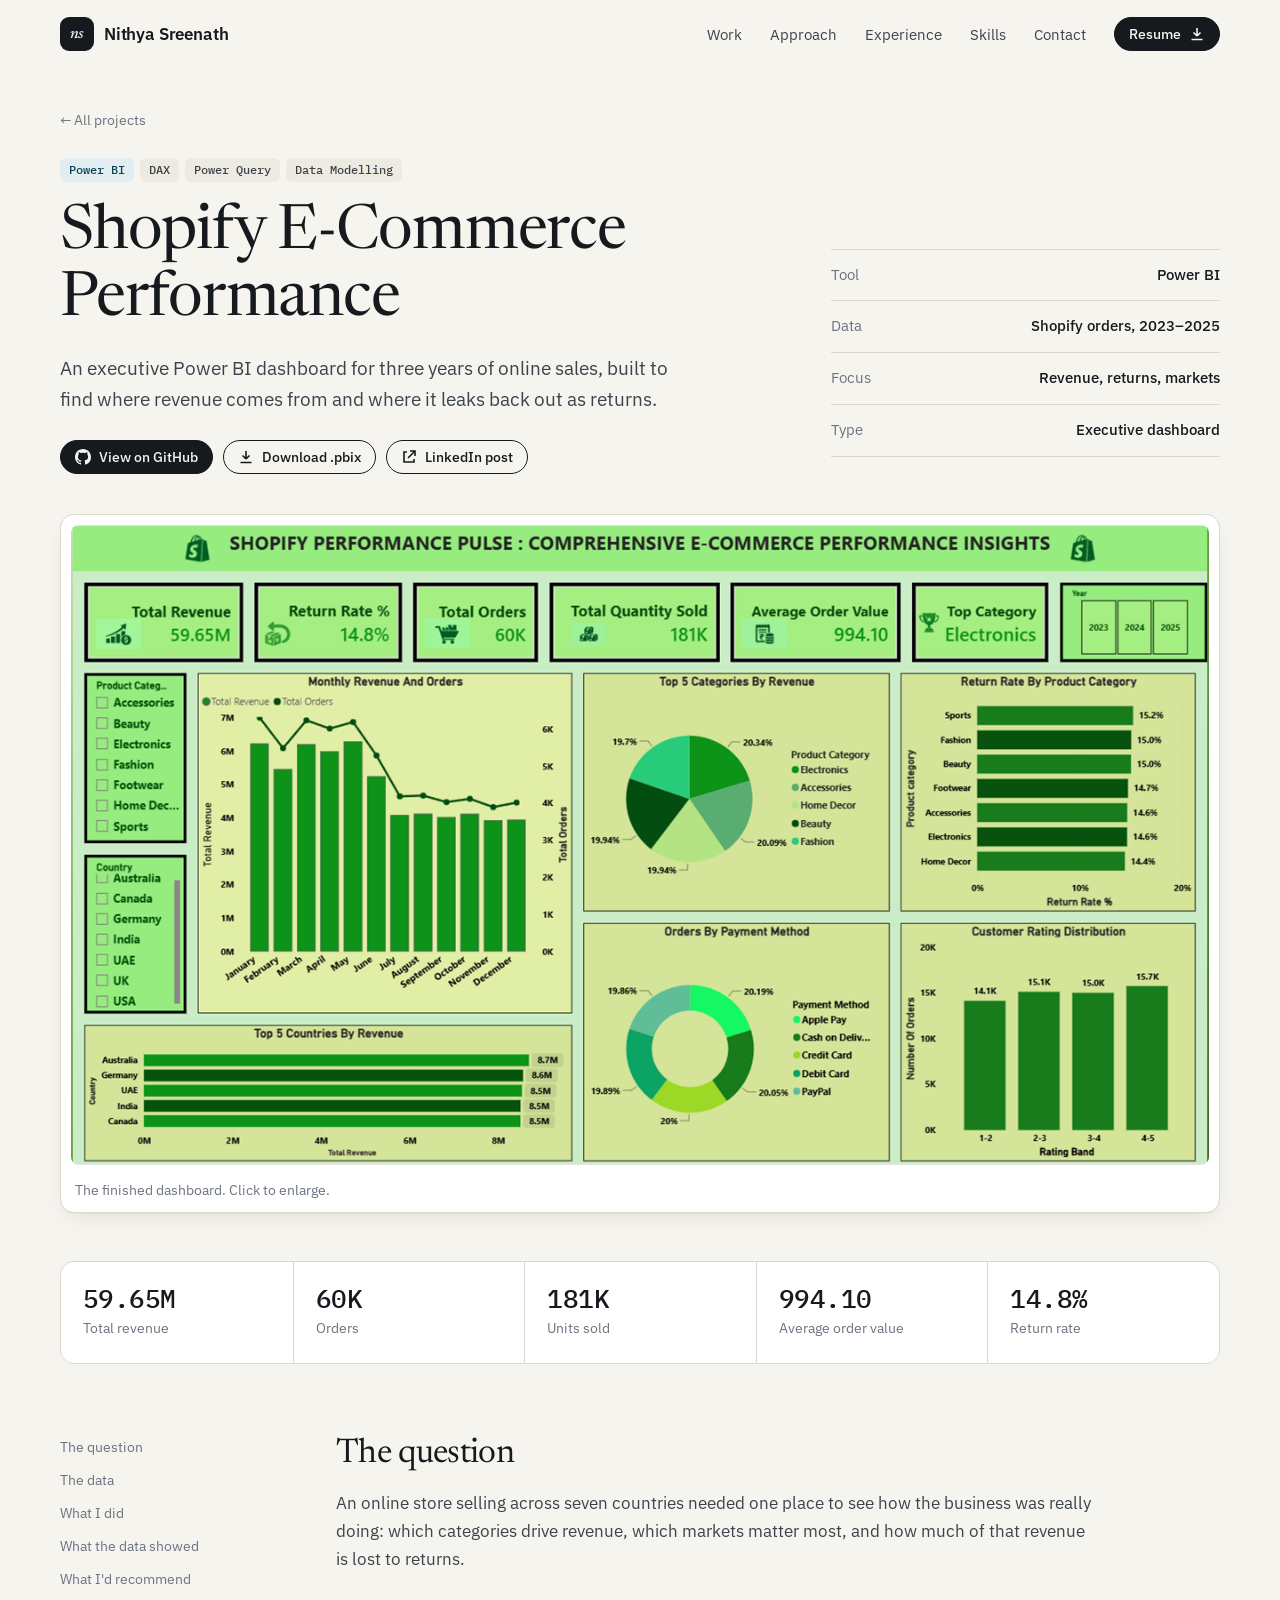
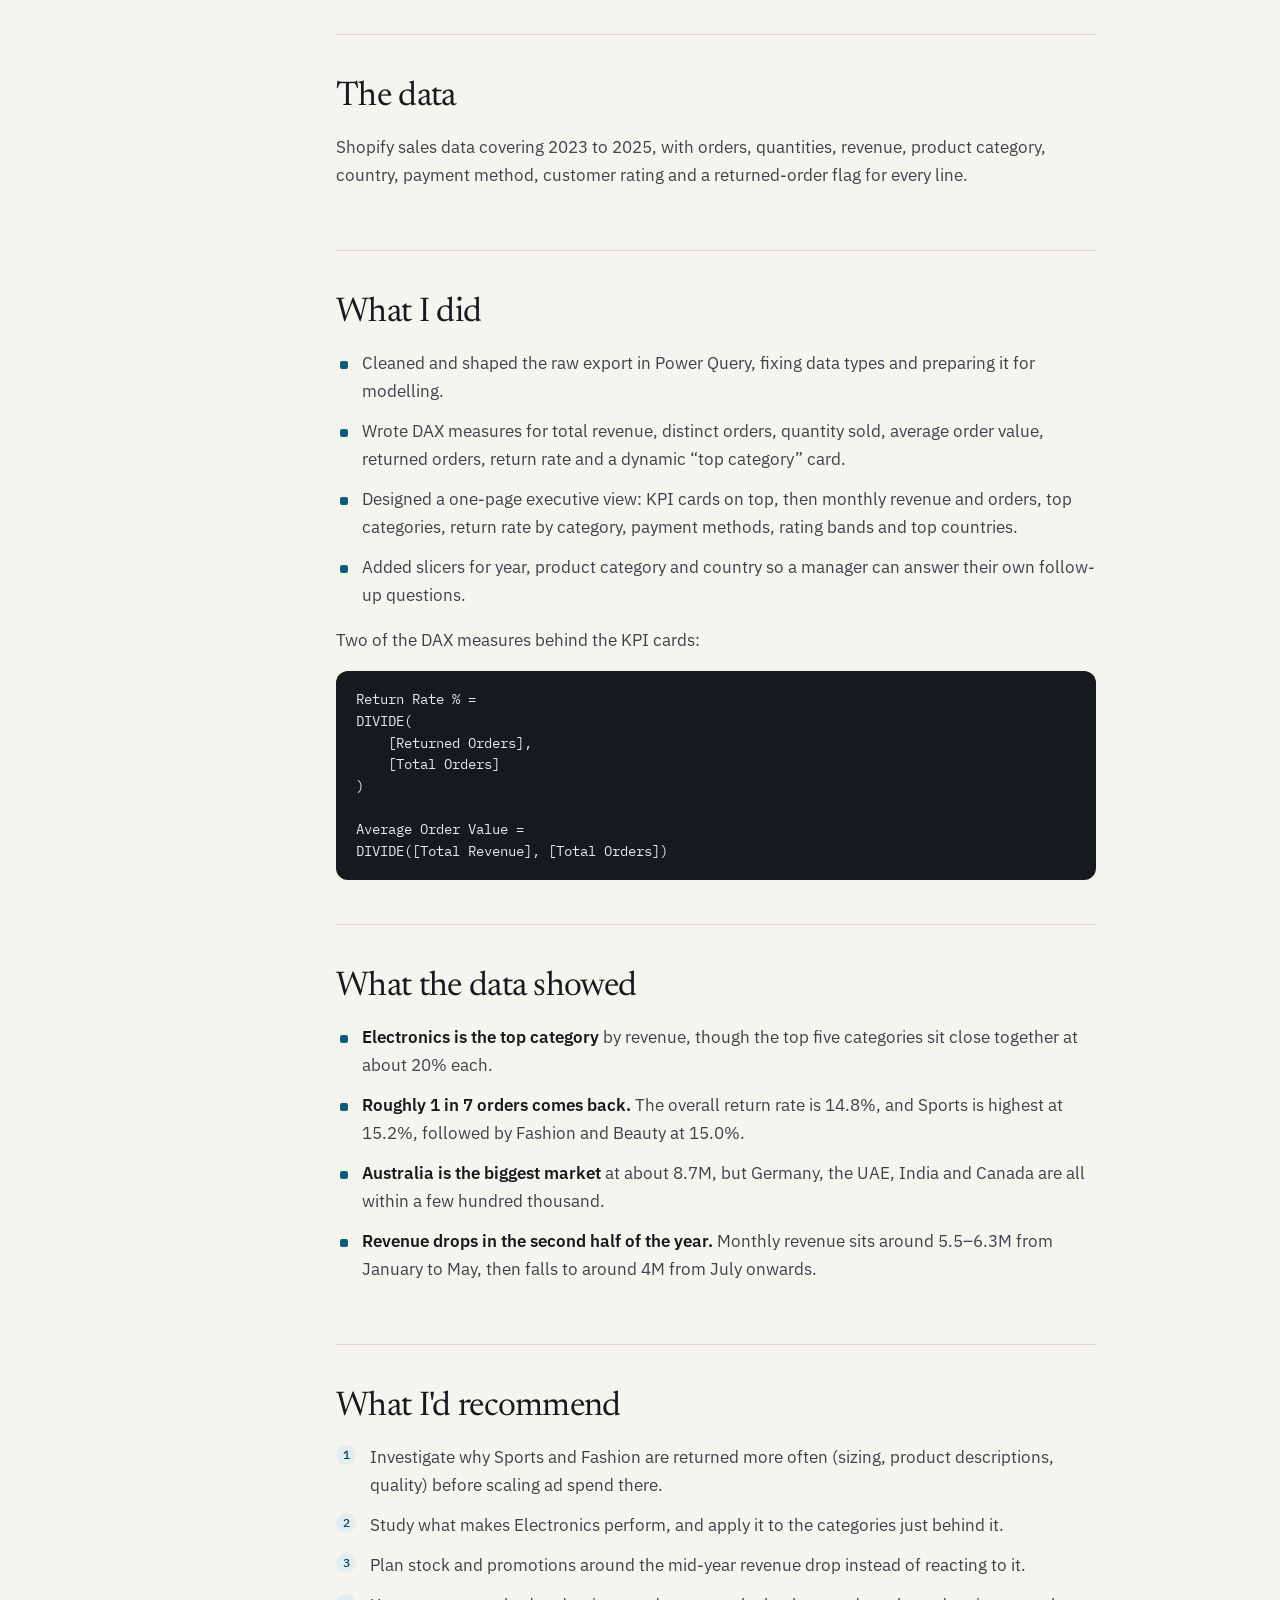
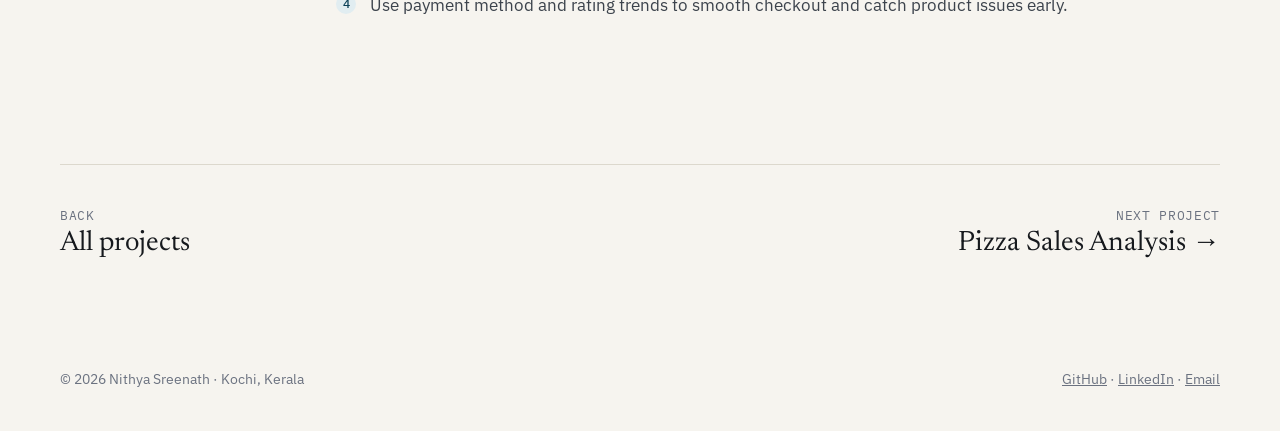
<file: projects/shopify-ecommerce/index.html>
<!DOCTYPE html>
<html lang="en">
<head>
<meta charset="utf-8">
<meta name="viewport" content="width=device-width, initial-scale=1">
<title>Shopify E-Commerce Performance · Nithya Sreenath</title>
<meta name="description" content="An executive Power BI dashboard for three years of online sales, built to find where revenue comes from and where it leaks back out as returns.">
<meta name="author" content="Nithya Sreenath">
<link rel="canonical" href="https://REPLACE-ME.vercel.app/projects/shopify-ecommerce">
<meta property="og:type" content="website">
<meta property="og:title" content="Shopify E-Commerce Performance · Nithya Sreenath">
<meta property="og:description" content="An executive Power BI dashboard for three years of online sales, built to find where revenue comes from and where it leaks back out as returns.">
<meta property="og:url" content="https://REPLACE-ME.vercel.app/projects/shopify-ecommerce">
<meta property="og:image" content="https://REPLACE-ME.vercel.app/assets/img/shopify-dashboard.png">
<meta name="twitter:card" content="summary_large_image">
<meta name="theme-color" content="#f6f4ef">
<link rel="icon" href="/favicon.svg" type="image/svg+xml">
<link rel="preconnect" href="https://fonts.googleapis.com">
<link rel="preconnect" href="https://fonts.gstatic.com" crossorigin>
<link href="https://fonts.googleapis.com/css2?family=IBM+Plex+Mono:wght@400;500&family=IBM+Plex+Sans:wght@400;500;600&family=Newsreader:ital,opsz,wght@0,6..72,400;1,6..72,400&display=swap" rel="stylesheet">
<link rel="stylesheet" href="/assets/css/style.css">
</head>
<body>
<header class="site-header">
  <nav class="wrap nav" aria-label="Main">
    <a class="brand" href="/"><span class="brand-mark">ns</span><span>Nithya Sreenath</span></a>
    <button class="nav-toggle" aria-label="Open menu" aria-expanded="false">
      <svg width="22" height="22" viewBox="0 0 22 22" fill="none" stroke="currentColor" stroke-width="1.7"><path d="M3 7h16M3 15h16"/></svg>
    </button>
    <ul class="nav-links">
      <li><a href="/#work">Work</a></li>
      <li><a href="/#approach">Approach</a></li>
      <li><a href="/#experience">Experience</a></li>
      <li><a href="/#skills">Skills</a></li>
      <li><a href="/#contact">Contact</a></li>
      <li class="menu">
        <button class="btn btn-primary btn-sm" aria-expanded="false" aria-haspopup="true">Resume <svg viewBox="0 0 16 16" fill="none" stroke="currentColor" stroke-width="1.6" aria-hidden="true"><path d="M8 2v8m0 0L4.5 6.5M8 10l3.5-3.5M2.5 13.5h11"/></svg></button>
        <div class="menu-list">
          <a href="/resume/Nithya_Sreenath_Data_Analyst.pdf" target="_blank" rel="noopener">Data Analyst resume<small>PDF · Power BI, Tableau, Excel</small></a>
          <a href="/resume/Nithya_Sreenath_Business_Analyst.pdf" target="_blank" rel="noopener">Business Analyst resume<small>PDF · Requirements, SRS, BRD</small></a>
        </div>
      </li>
    </ul>
  </nav>
</header>
<main>
<div class="wrap">
  <div class="crumb"><a href="/#work">← All projects</a></div>
  <div class="case-head">
    <div>
      <div class="card-tags"><span class="tag">Power BI</span><span class="tag alt">DAX</span><span class="tag alt">Power Query</span><span class="tag alt">Data Modelling</span></div>
      <h1>Shopify E-Commerce Performance</h1>
      <p class="lede">An executive Power BI dashboard for three years of online sales, built to find where revenue comes from and where it leaks back out as returns.</p>
      <div class="case-actions"><a class="btn btn-primary btn-sm" href="https://github.com/Nithya-0616/SHOPIFY-E-COMMERCE-PERFORMANCE-ANALYSIS" target="_blank" rel="noopener"><svg viewBox="0 0 16 16" fill="currentColor" aria-hidden="true"><path d="M8 0C3.58 0 0 3.58 0 8c0 3.54 2.29 6.53 5.47 7.59.4.07.55-.17.55-.38 0-.19-.01-.82-.01-1.49-2.01.37-2.53-.49-2.69-.94-.09-.23-.48-.94-.82-1.13-.28-.15-.68-.52-.01-.53.63-.01 1.08.58 1.23.82.72 1.21 1.87.87 2.33.66.07-.52.28-.87.51-1.07-1.78-.2-3.64-.89-3.64-3.95 0-.87.31-1.59.82-2.15-.08-.2-.36-1.02.08-2.12 0 0 .67-.21 2.2.82.64-.18 1.32-.27 2-.27.68 0 1.36.09 2 .27 1.53-1.04 2.2-.82 2.2-.82.44 1.1.16 1.92.08 2.12.51.56.82 1.27.82 2.15 0 3.07-1.87 3.75-3.65 3.95.29.25.54.73.54 1.48 0 1.07-.01 1.93-.01 2.2 0 .21.15.46.55.38A8.013 8.013 0 0016 8c0-4.42-3.58-8-8-8z"/></svg> View on GitHub</a><a class="btn btn-ghost btn-sm" href="https://github.com/Nithya-0616/SHOPIFY-E-COMMERCE-PERFORMANCE-ANALYSIS/raw/main/SHOPIFY.pbix"><svg viewBox="0 0 16 16" fill="none" stroke="currentColor" stroke-width="1.6" aria-hidden="true"><path d="M8 2v8m0 0L4.5 6.5M8 10l3.5-3.5M2.5 13.5h11"/></svg> Download .pbix</a><a class="btn btn-ghost btn-sm" href="https://lnkd.in/p/gWCY2CrW" target="_blank" rel="noopener"><svg viewBox="0 0 16 16" fill="none" stroke="currentColor" stroke-width="1.6" aria-hidden="true"><path d="M6 3H3v10h10v-3M9 2h5v5M14 2L7 9"/></svg> LinkedIn post</a></div>
    </div>
    <dl class="case-facts"><div><dt>Tool</dt><dd>Power BI</dd></div><div><dt>Data</dt><dd>Shopify orders, 2023–2025</dd></div><div><dt>Focus</dt><dd>Revenue, returns, markets</dd></div><div><dt>Type</dt><dd>Executive dashboard</dd></div></dl>
  </div>
  <figure class="shot frame" data-zoom><img src="/assets/img/shopify-dashboard.png" alt="Shopify E-Commerce Performance dashboard"><figcaption>The finished dashboard. Click to enlarge.</figcaption></figure>
  <div class="kpis"><div class="kpi"><b>59.65M</b><span>Total revenue</span></div><div class="kpi"><b>60K</b><span>Orders</span></div><div class="kpi"><b>181K</b><span>Units sold</span></div><div class="kpi"><b>994.10</b><span>Average order value</span></div><div class="kpi"><b>14.8%</b><span>Return rate</span></div></div>
  <div class="case-body">
    <nav class="case-toc" aria-label="On this page"><ol><li><a href="#question">The question</a></li><li><a href="#data">The data</a></li><li><a href="#method">What I did</a></li><li><a href="#findings">What the data showed</a></li><li><a href="#recs">What I&#x27;d recommend</a></li></ol></nav>
    <div><section class="case-section" id="question"><h2>The question</h2><p>An online store selling across seven countries needed one place to see how the business was really doing: which categories drive revenue, which markets matter most, and how much of that revenue is lost to returns.</p></section><section class="case-section" id="data"><h2>The data</h2><p>Shopify sales data covering 2023 to 2025, with orders, quantities, revenue, product category, country, payment method, customer rating and a returned-order flag for every line.</p></section><section class="case-section" id="method"><h2>What I did</h2><ul><li>Cleaned and shaped the raw export in Power Query, fixing data types and preparing it for modelling.</li><li>Wrote DAX measures for total revenue, distinct orders, quantity sold, average order value, returned orders, return rate and a dynamic “top category” card.</li><li>Designed a one-page executive view: KPI cards on top, then monthly revenue and orders, top categories, return rate by category, payment methods, rating bands and top countries.</li><li>Added slicers for year, product category and country so a manager can answer their own follow-up questions.</li></ul><p>Two of the DAX measures behind the KPI cards:</p><div class="code">Return Rate % =
DIVIDE(
    [Returned Orders],
    [Total Orders]
)

Average Order Value =
DIVIDE([Total Revenue], [Total Orders])</div></section><section class="case-section" id="findings"><h2>What the data showed</h2><ul class="insights"><li><b>Electronics is the top category</b> by revenue, though the top five categories sit close together at about 20% each.</li><li><b>Roughly 1 in 7 orders comes back.</b> The overall return rate is 14.8%, and Sports is highest at 15.2%, followed by Fashion and Beauty at 15.0%.</li><li><b>Australia is the biggest market</b> at about 8.7M, but Germany, the UAE, India and Canada are all within a few hundred thousand.</li><li><b>Revenue drops in the second half of the year.</b> Monthly revenue sits around 5.5–6.3M from January to May, then falls to around 4M from July onwards.</li></ul></section><section class="case-section" id="recs"><h2>What I&#x27;d recommend</h2><ul class="recs"><li>Investigate why Sports and Fashion are returned more often (sizing, product descriptions, quality) before scaling ad spend there.</li><li>Study what makes Electronics perform, and apply it to the categories just behind it.</li><li>Plan stock and promotions around the mid-year revenue drop instead of reacting to it.</li><li>Use payment method and rating trends to smooth checkout and catch product issues early.</li></ul></section></div>
  </div>
  <div class="next">
    <a href="/#work"><small>Back</small><span>All projects</span></a>
    <a href="/projects/pizza-sales" style="text-align:right"><small>Next project</small><span>Pizza Sales Analysis →</span></a>
  </div>
</div>
</main>
<footer class="site-footer">
  <div class="wrap">
    <span>© 2026 Nithya Sreenath · Kochi, Kerala</span>
    <span><a href="https://github.com/Nithya-0616" target="_blank" rel="noopener">GitHub</a> · <a href="https://www.linkedin.com/in/nithyasreenath" target="_blank" rel="noopener">LinkedIn</a> · <a href="mailto:nithyasreenath@gmail.com">Email</a></span>
  </div>
</footer>
<script src="/assets/js/main.js" defer></script>
</body>
</html>
</file>
<file: assets/css/style.css>
/* =========================================================
   Nithya Sreenath — Portfolio
   ========================================================= */
:root {
  --paper: #f6f4ef;
  --paper-2: #edeae2;
  --card: #ffffff;
  --ink: #16191d;
  --ink-2: #3c434c;
  --muted: #6b7280;
  --line: #dcd8cd;
  --accent: #0f5c7a;
  --accent-ink: #0a4157;
  --accent-soft: #e1edf1;
  --serif: "Newsreader", Georgia, "Times New Roman", serif;
  --sans: "IBM Plex Sans", system-ui, -apple-system, "Segoe UI", sans-serif;
  --mono: "IBM Plex Mono", ui-monospace, "SFMono-Regular", Menlo, monospace;
  --radius: 14px;
  --shadow: 0 1px 2px rgba(22,25,29,.04), 0 8px 24px -12px rgba(22,25,29,.18);
  --max: 1160px;
}

*, *::before, *::after { box-sizing: border-box; }
html { scroll-behavior: smooth; -webkit-text-size-adjust: 100%; }
body {
  margin: 0;
  background: var(--paper);
  color: var(--ink);
  font: 400 17px/1.65 var(--sans);
  -webkit-font-smoothing: antialiased;
}
img { max-width: 100%; display: block; }
a { color: inherit; }
::selection { background: var(--accent); color: #fff; }
:focus-visible { outline: 2px solid var(--accent); outline-offset: 3px; border-radius: 4px; }

.wrap { width: min(var(--max), 100% - 48px); margin-inline: auto; }
.sr-only { position: absolute; width: 1px; height: 1px; overflow: hidden; clip: rect(0 0 0 0); }

/* ---------- Header ---------- */
.site-header {
  position: sticky; top: 0; z-index: 50;
  background: color-mix(in srgb, var(--paper) 88%, transparent);
  backdrop-filter: saturate(1.4) blur(10px);
  -webkit-backdrop-filter: saturate(1.4) blur(10px);
  border-bottom: 1px solid transparent;
  transition: border-color .2s;
}
.site-header.scrolled { border-bottom-color: var(--line); }
.nav { display: flex; align-items: center; justify-content: space-between; height: 68px; }
.brand { display: flex; align-items: center; gap: 10px; text-decoration: none; font-weight: 600; letter-spacing: -.01em; }
.brand-mark {
  width: 34px; height: 34px; border-radius: 9px; display: grid; place-items: center;
  background: var(--ink); color: var(--paper); font: 500 15px/1 var(--serif); font-style: italic;
}
.nav-links { display: flex; align-items: center; gap: 28px; list-style: none; margin: 0; padding: 0; }
.nav-links a { text-decoration: none; font-size: 15px; color: var(--ink-2); }
.nav-links a:hover { color: var(--ink); }
.nav-toggle { display: none; background: none; border: 0; padding: 8px; cursor: pointer; color: var(--ink); }

/* ---------- Buttons ---------- */
.btn {
  display: inline-flex; align-items: center; gap: 8px;
  padding: 11px 18px; border-radius: 999px; border: 1px solid var(--ink);
  font: 500 15px/1 var(--sans); text-decoration: none; cursor: pointer;
  transition: background .15s, color .15s, transform .15s;
}
.btn:hover { transform: translateY(-1px); }
.btn-primary { background: var(--ink); color: var(--paper); }
.btn-primary:hover { background: var(--accent-ink); border-color: var(--accent-ink); }
.btn-ghost { background: transparent; color: var(--ink); }
.btn-ghost:hover { background: var(--ink); color: var(--paper); }
.btn-sm { padding: 8px 14px; font-size: 14px; }
.btn svg { width: 16px; height: 16px; }

/* Resume dropdown */
.menu { position: relative; }
.menu-list {
  position: absolute; right: 0; top: calc(100% + 8px); min-width: 230px;
  background: var(--card); border: 1px solid var(--line); border-radius: 12px; box-shadow: var(--shadow);
  padding: 6px; display: none;
}
.menu.open .menu-list { display: block; }
.menu-list a { display: block; padding: 10px 12px; border-radius: 8px; text-decoration: none; font-size: 15px; }
.menu-list a:hover { background: var(--paper); }
.menu-list small { display: block; color: var(--muted); font-size: 13px; }

/* ---------- Type ---------- */
.eyebrow {
  font: 500 13px/1 var(--mono); letter-spacing: .06em; text-transform: uppercase; color: var(--accent);
  display: inline-flex; align-items: center; gap: 10px;
}
.eyebrow::before { content: ""; width: 22px; height: 1px; background: currentColor; }
h1, h2, h3 { font-family: var(--serif); font-weight: 400; letter-spacing: -.02em; line-height: 1.08; margin: 0; }
h1 { font-size: clamp(42px, 6.2vw, 76px); }
h2 { font-size: clamp(32px, 4vw, 48px); }
h3 { font-size: 24px; }
h1 em, h2 em { font-style: italic; color: var(--accent); }
.lede { font-size: 19px; color: var(--ink-2); max-width: 58ch; }

/* ---------- Hero ---------- */
.hero { padding: 72px 0 56px; }
.hero-grid { display: grid; grid-template-columns: 1.05fr .95fr; gap: 56px; align-items: center; }
.hero h1 { margin: 22px 0 22px; }
.hero-cta { display: flex; flex-wrap: wrap; gap: 12px; margin-top: 30px; }
.hero-meta { margin-top: 28px; display: flex; flex-wrap: wrap; gap: 8px 22px; font-size: 14px; color: var(--muted); }
.hero-meta a { text-decoration: none; border-bottom: 1px solid var(--line); }
.hero-meta a:hover { color: var(--ink); border-color: var(--ink); }

.hero-visual { position: relative; }
.frame {
  background: var(--card); border: 1px solid var(--line); border-radius: var(--radius);
  box-shadow: var(--shadow); padding: 10px; position: relative;
}
.frame img { border-radius: 8px; }
.frame-back { position: absolute; inset: 0; transform: rotate(3.5deg) translate(18px, 6px); opacity: .9; }
.frame-front { transform: rotate(-1.5deg); }
.frame-caption {
  position: absolute; left: -18px; bottom: -22px; background: var(--ink); color: var(--paper);
  padding: 12px 16px; border-radius: 12px; font-size: 14px; line-height: 1.35; box-shadow: var(--shadow);
}
.frame-caption strong { display: block; font: 500 22px/1.1 var(--mono); }

/* ---------- Stats ---------- */
.stats { border-block: 1px solid var(--line); }
.stats-grid { display: grid; grid-template-columns: repeat(4, 1fr); }
.stat { padding: 30px 24px; border-left: 1px solid var(--line); }
.stat:first-child { border-left: 0; padding-left: 0; }
.stat b { display: block; font: 500 clamp(28px, 3vw, 38px)/1 var(--mono); letter-spacing: -.03em; }
.stat span { display: block; margin-top: 8px; color: var(--muted); font-size: 15px; line-height: 1.4; }

/* ---------- Sections ---------- */
section { scroll-margin-top: 80px; }
.section { padding: 96px 0; }
.section-head { display: flex; justify-content: space-between; align-items: end; gap: 32px; margin-bottom: 44px; }
.section-head h2 { margin-top: 14px; }
.section-head p { margin: 0; max-width: 44ch; color: var(--ink-2); }

/* ---------- Project cards ---------- */
.filters { display: flex; flex-wrap: wrap; gap: 8px; margin-bottom: 28px; }
.chip {
  font: 500 13px/1 var(--mono); padding: 9px 13px; border-radius: 999px;
  border: 1px solid var(--line); background: transparent; color: var(--ink-2); cursor: pointer;
}
.chip[aria-pressed="true"], .chip:hover { background: var(--ink); color: var(--paper); border-color: var(--ink); }

.projects { display: grid; grid-template-columns: repeat(6, 1fr); gap: 24px; }
.card {
  grid-column: span 2; display: flex; flex-direction: column;
  background: var(--card); border: 1px solid var(--line); border-radius: var(--radius);
  overflow: hidden; text-decoration: none; transition: transform .2s, box-shadow .2s, border-color .2s;
}
.card:hover { transform: translateY(-3px); box-shadow: var(--shadow); border-color: #c9c4b6; }
.card.feature { grid-column: span 3; }
.card[hidden] { display: none; }
.card.wide { grid-column: 1 / -1; flex-direction: row; }
.card.wide .card-media { flex: 0 0 46%; aspect-ratio: auto; min-height: 340px; border-bottom: 0; border-right: 1px solid var(--line); background: #fff; }
.card.wide .card-media img { object-fit: cover; object-position: center 12%; }
.card.wide .card-body { padding: 34px 36px; justify-content: center; }
.card.wide h3 { font-size: 32px; }
.card.wide p { font-size: 16.5px; max-width: 52ch; }
.card-kicker { font: 500 12px/1 var(--mono); letter-spacing: .06em; text-transform: uppercase; color: var(--muted); }
.card-media { aspect-ratio: 16 / 9; background: var(--paper-2); overflow: hidden; border-bottom: 1px solid var(--line); }
.card-media img { width: 100%; height: 100%; object-fit: cover; object-position: top left; transition: transform .5s; }
.card:hover .card-media img { transform: scale(1.03); }
.card-body { padding: 22px 22px 24px; display: flex; flex-direction: column; gap: 12px; flex: 1; }
.card-tags { display: flex; flex-wrap: wrap; gap: 6px; }
.tag {
  font: 500 12px/1 var(--mono); padding: 6px 9px; border-radius: 6px; background: var(--accent-soft); color: var(--accent-ink);
}
.tag.alt { background: var(--paper-2); color: var(--ink-2); }
.card h3 { font-size: 25px; }
.card p { margin: 0; color: var(--ink-2); font-size: 15.5px; line-height: 1.55; }
.card-metrics { display: flex; gap: 22px; margin-top: auto; padding-top: 14px; border-top: 1px dashed var(--line); }
.card-metrics div b { display: block; font: 500 18px/1.1 var(--mono); }
.card-metrics div span { font-size: 12.5px; color: var(--muted); }
.card-link { font-size: 14px; font-weight: 500; color: var(--accent); display: inline-flex; gap: 6px; align-items: center; }
.card-link::after { content: "→"; transition: transform .2s; }
.card:hover .card-link::after { transform: translateX(4px); }

/* ---------- Approach ---------- */
.approach { background: var(--ink); color: var(--paper); }
.approach .eyebrow { color: #8fc3d6; }
.approach h2 em { color: #8fc3d6; }
.approach .section-head p { color: #b8bec6; }
.steps { display: grid; grid-template-columns: repeat(4, 1fr); gap: 0; counter-reset: step; }
.step { padding: 28px 26px 30px 0; border-top: 1px solid #39414a; margin-right: 26px; }
.step::before {
  counter-increment: step; content: "0" counter(step);
  display: block; font: 500 14px/1 var(--mono); color: #8fc3d6; margin-bottom: 18px;
}
.step h3 { font-size: 26px; margin-bottom: 10px; }
.step p { margin: 0; color: #b8bec6; font-size: 15.5px; }

/* ---------- Experience ---------- */
.timeline { list-style: none; margin: 0; padding: 0; border-top: 1px solid var(--line); }
.timeline li { display: grid; grid-template-columns: 200px 1fr; gap: 32px; padding: 28px 0; border-bottom: 1px solid var(--line); }
.timeline time { font: 500 14px/1.6 var(--mono); color: var(--muted); }
.timeline h3 { font-size: 24px; }
.timeline .org { color: var(--accent); font-weight: 500; font-size: 15.5px; margin: 4px 0 8px; }
.timeline p { margin: 0; color: var(--ink-2); max-width: 70ch; }
.badge-now { font: 500 11px/1 var(--mono); padding: 4px 7px; border-radius: 5px; background: var(--accent); color: #fff; margin-left: 8px; vertical-align: middle; text-transform: uppercase; letter-spacing: .04em; }

/* ---------- Skills ---------- */
.skills { display: grid; grid-template-columns: repeat(3, 1fr); gap: 24px; }
.skill-group { background: var(--card); border: 1px solid var(--line); border-radius: var(--radius); padding: 26px; }
.skill-group h3 { font-size: 22px; margin-bottom: 16px; }
.skill-group ul { list-style: none; margin: 0; padding: 0; display: flex; flex-wrap: wrap; gap: 8px; }
.skill-group li { font-size: 14px; padding: 7px 11px; border-radius: 8px; background: var(--paper); border: 1px solid var(--line); }

/* ---------- Writing ---------- */
.writing { display: grid; grid-template-columns: 1fr 1fr; gap: 48px; align-items: center; }
.writing blockquote {
  margin: 0; font: italic 400 clamp(26px, 3vw, 34px)/1.25 var(--serif); letter-spacing: -.01em;
  padding-left: 24px; border-left: 3px solid var(--accent);
}
.writing p { color: var(--ink-2); }
.edu { display: grid; gap: 14px; margin-top: 26px; }
.edu div { display: flex; justify-content: space-between; gap: 16px; padding: 16px 0; border-top: 1px solid var(--line); font-size: 15.5px; }
.edu b { font-weight: 500; }
.edu span { color: var(--muted); font-family: var(--mono); font-size: 13.5px; white-space: nowrap; }

/* ---------- Contact ---------- */
.contact { text-align: center; padding: 110px 0; border-top: 1px solid var(--line); }
.contact h2 { font-size: clamp(38px, 5.4vw, 64px); max-width: 16ch; margin: 18px auto 18px; }
.contact .lede { margin: 0 auto; }
.contact-links { display: flex; justify-content: center; flex-wrap: wrap; gap: 12px; margin-top: 34px; }
.site-footer { padding: 28px 0 40px; font-size: 14px; color: var(--muted); }
.site-footer .wrap { display: flex; justify-content: space-between; gap: 16px; flex-wrap: wrap; }

/* ---------- Case study pages ---------- */
.crumb { padding-top: 40px; font-size: 14px; }
.crumb a { text-decoration: none; color: var(--muted); }
.crumb a:hover { color: var(--ink); }
.case-head { padding: 26px 0 40px; display: grid; grid-template-columns: 1.3fr .7fr; gap: 48px; align-items: end; }
.case-head h1 { font-size: clamp(38px, 5vw, 62px); margin: 18px 0 18px; }
.case-facts { display: grid; gap: 0; border-top: 1px solid var(--line); }
.case-facts div { display: flex; justify-content: space-between; gap: 16px; padding: 13px 0; border-bottom: 1px solid var(--line); font-size: 15px; }
.case-facts dt { color: var(--muted); }
.case-facts dd { margin: 0; text-align: right; font-weight: 500; }
.case-actions { display: flex; flex-wrap: wrap; gap: 10px; margin-top: 24px; }

.shot { margin: 0 0 18px; cursor: zoom-in; }
.shot figcaption { font-size: 14px; color: var(--muted); margin-top: 14px; padding-left: 4px; }
.kpis { display: grid; grid-template-columns: repeat(auto-fit, minmax(160px, 1fr)); gap: 0; margin: 48px 0 0; border: 1px solid var(--line); border-radius: var(--radius); background: var(--card); overflow: hidden; }
.kpi { padding: 22px; border-left: 1px solid var(--line); }
.kpi:first-child { border-left: 0; }
.kpi b { display: block; font: 500 26px/1.1 var(--mono); letter-spacing: -.02em; }
.kpi span { font-size: 13.5px; color: var(--muted); }

.case-body { display: grid; grid-template-columns: 220px 1fr; gap: 56px; padding: 72px 0 40px; }
.case-toc { position: sticky; top: 96px; align-self: start; font-size: 14px; }
.case-toc ol { list-style: none; padding: 0; margin: 0; display: grid; gap: 10px; }
.case-toc a { text-decoration: none; color: var(--muted); }
.case-toc a:hover { color: var(--ink); }
.case-section { padding-bottom: 44px; margin-bottom: 44px; border-bottom: 1px solid var(--line); max-width: 760px; }
.case-section:last-child { border-bottom: 0; }
.case-section h2 { font-size: 34px; margin-bottom: 16px; }
.case-section p { color: var(--ink-2); }
.case-section ul { padding-left: 0; list-style: none; display: grid; gap: 12px; }
.case-section li { position: relative; padding-left: 26px; color: var(--ink-2); }
.case-section li::before { content: ""; position: absolute; left: 4px; top: .7em; width: 8px; height: 8px; border-radius: 2px; background: var(--accent); }
.insights li b { color: var(--ink); font-weight: 600; }
.recs { counter-reset: rec; }
.recs li::before { counter-increment: rec; content: counter(rec); width: 20px; height: 20px; top: .2em; left: 0; border-radius: 50%; background: var(--accent-soft); color: var(--accent-ink); font: 500 12px/20px var(--mono); text-align: center; }
.recs li { padding-left: 34px; }
.callout { background: var(--accent-soft); border-radius: 12px; padding: 18px 20px; color: var(--accent-ink); font-size: 15.5px; }
.code { background: var(--ink); color: #e6e9ed; border-radius: 12px; padding: 18px 20px; font: 400 13.5px/1.6 var(--mono); overflow-x: auto; white-space: pre; }
.gallery { display: grid; grid-template-columns: repeat(2, 1fr); gap: 16px; margin-top: 8px; }
.gallery figure { margin: 0; }
.gallery .frame { padding: 8px; cursor: zoom-in; }
.gallery img { aspect-ratio: 4 / 5; object-fit: cover; object-position: top; }
.gallery figcaption { font-size: 13.5px; color: var(--muted); margin-top: 8px; }

.next { display: flex; justify-content: space-between; align-items: center; gap: 24px; padding: 40px 0 80px; border-top: 1px solid var(--line); }
.next a { text-decoration: none; }
.next small { display: block; color: var(--muted); font-size: 13px; font-family: var(--mono); text-transform: uppercase; letter-spacing: .05em; }
.next span { font: 400 28px/1.2 var(--serif); }
.next a:hover span { color: var(--accent); }

/* ---------- Lightbox ---------- */
.lightbox {
  position: fixed; inset: 0; z-index: 100; background: rgba(12,14,16,.92);
  display: none; align-items: center; justify-content: center; padding: 28px; cursor: zoom-out;
}
.lightbox.open { display: flex; }
.lightbox img { max-width: 100%; max-height: 100%; border-radius: 8px; box-shadow: 0 20px 60px rgba(0,0,0,.5); }
.lightbox button {
  position: absolute; top: 18px; right: 18px; background: #fff; color: var(--ink); border: 0;
  width: 40px; height: 40px; border-radius: 50%; font-size: 22px; cursor: pointer;
}

/* ---------- Reveal ---------- */
.reveal { opacity: 0; transform: translateY(14px); transition: opacity .6s ease, transform .6s ease; }
.reveal.in { opacity: 1; transform: none; }
@media (prefers-reduced-motion: reduce) {
  html { scroll-behavior: auto; }
  .reveal { opacity: 1; transform: none; transition: none; }
  .card, .card-media img, .btn { transition: none; }
}

/* ---------- Responsive ---------- */
@media (max-width: 980px) {
  .hero-grid, .case-head, .writing { grid-template-columns: 1fr; }
  .hero-visual { max-width: 620px; margin-top: 12px; }
  .projects { grid-template-columns: repeat(2, 1fr); }
  .card, .card.feature { grid-column: span 1; }
  .card.wide { grid-column: 1 / -1; }
  .steps { grid-template-columns: repeat(2, 1fr); row-gap: 8px; }
  .skills { grid-template-columns: 1fr 1fr; }
  .case-body { grid-template-columns: 1fr; gap: 0; }
  .case-toc { display: none; }
  .stats-grid { grid-template-columns: repeat(2, 1fr); }
  .stat:nth-child(3) { border-left: 0; padding-left: 0; }
  .stat:nth-child(n+3) { border-top: 1px solid var(--line); }
}
@media (max-width: 720px) {
  body { font-size: 16px; }
  .wrap { width: calc(100% - 36px); }
  .nav-toggle { display: block; }
  .nav-links {
    position: absolute; top: 68px; left: 0; right: 0; flex-direction: column; align-items: stretch; gap: 0;
    background: var(--paper); border-bottom: 1px solid var(--line); padding: 8px 18px 18px; display: none;
  }
  .nav-links.open { display: flex; }
  .nav-links li a { display: block; padding: 12px 0; border-bottom: 1px solid var(--line); }
  .nav-links .menu-list { position: static; display: block; box-shadow: none; border: 0; padding: 0; margin-top: 6px; background: transparent; }
  .nav-links .menu > .btn { display: none; }
  .hero { padding: 40px 0 48px; }
  .frame-caption { left: 8px; bottom: -26px; }
  .section { padding: 72px 0; }
  .section-head { flex-direction: column; align-items: start; }
  .projects, .skills, .steps, .gallery { grid-template-columns: 1fr; }
  .card.wide { flex-direction: column; }
  .card.wide .card-media { flex: none; min-height: 0; aspect-ratio: 16 / 10; border-right: 0; border-bottom: 1px solid var(--line); }
  .card.wide .card-body { padding: 22px 22px 24px; }
  .card.wide h3 { font-size: 25px; }
  .timeline li { grid-template-columns: 1fr; gap: 6px; }
  .kpi { border-left: 0; border-top: 1px solid var(--line); }
  .kpi:first-child { border-top: 0; }
  .next { flex-direction: column; align-items: start; }
}
</file>
